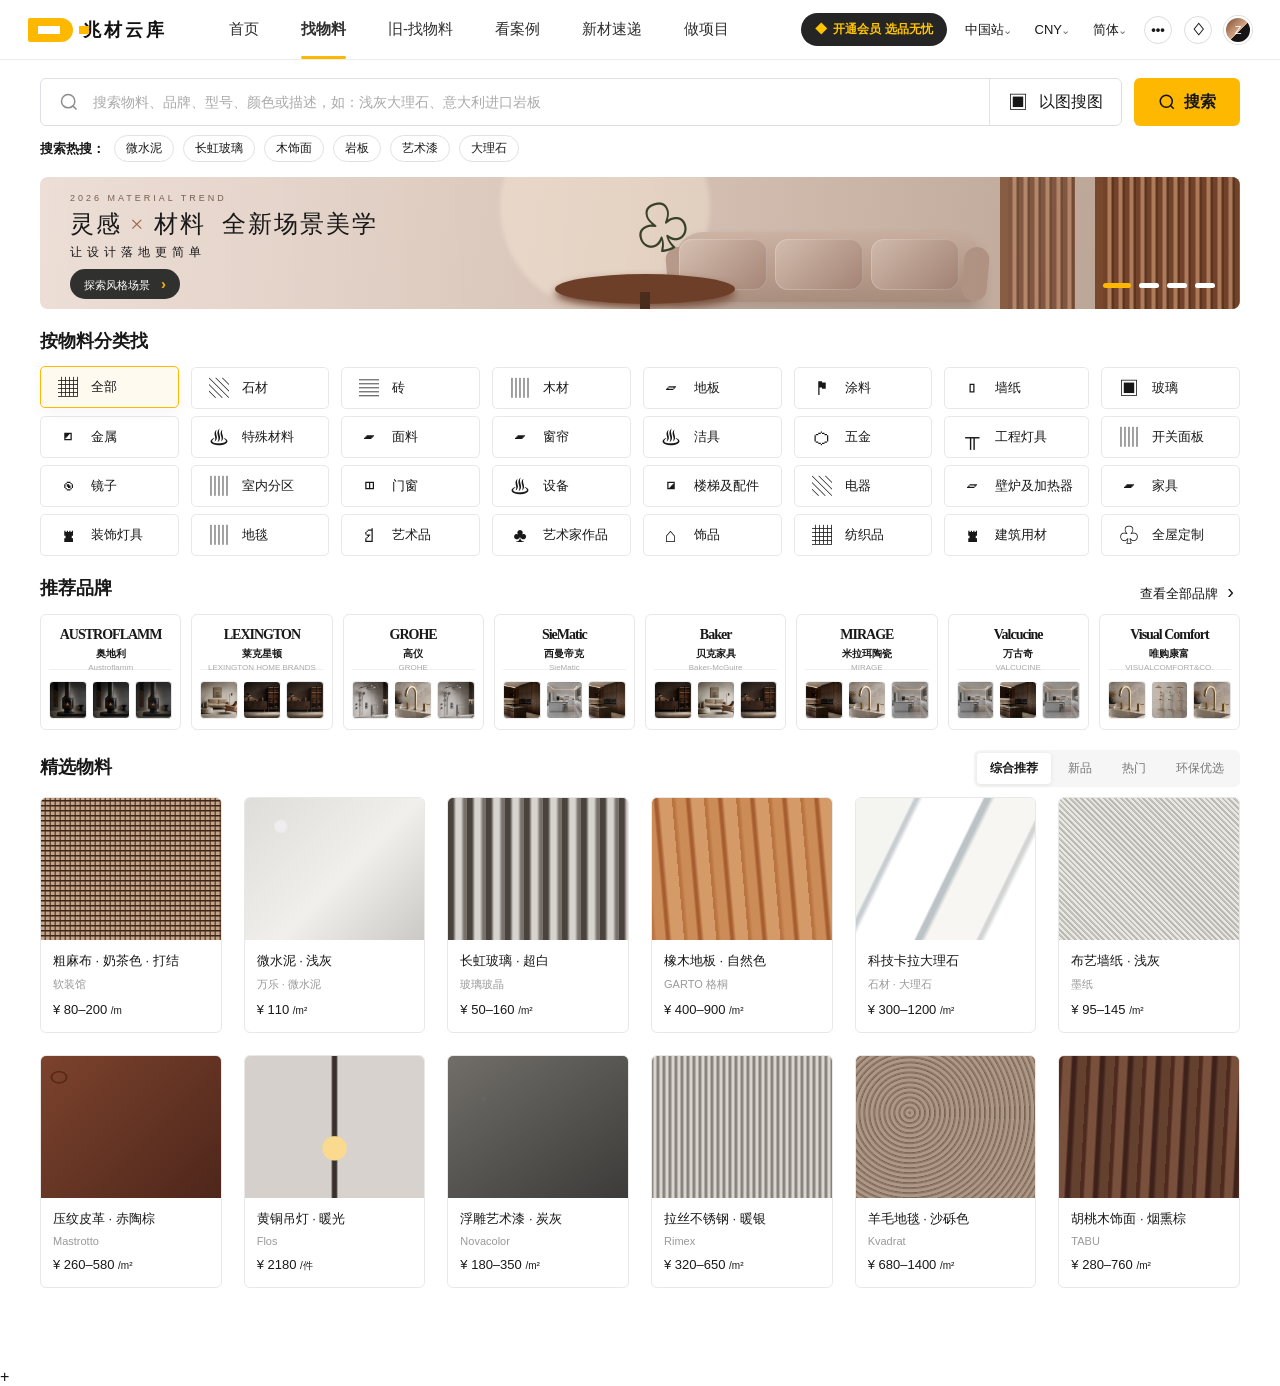
<file: index.html>
<!doctype html>
<html lang="zh-CN">
<head>
  <meta charset="UTF-8" />
  <meta name="viewport" content="width=device-width, initial-scale=1.0" />
  <meta name="description" content="兆材云库找物料首页演示" />
  <title>找物料 - 兆材云库</title>
  <link rel="stylesheet" href="styles.css?v=20260814" />
</head>
<body>
  <header class="site-header">
    <div class="nav-shell">
      <a class="brand" href="#" aria-label="兆材云库首页">
        <span class="brand-mark"><i></i><b></b></span>
        <span>兆材云库</span>
      </a>
      <nav class="main-nav" aria-label="主导航">
        <a href="#">首页</a>
        <a class="active" href="#materials">找物料</a>
        <a href="https://www.idea-fusion.com/material" target="_blank" rel="noopener noreferrer">旧-找物料</a>
        <a href="#cases">看案例</a>
        <a href="#selection">新材速递</a>
        <a href="#projects">做项目</a>
      </nav>
      <div class="nav-actions">
        <button class="member-btn"><span>◆</span> 开通会员 选品无忧</button>
        <button class="plain-btn">中国站⌄</button>
        <button class="plain-btn">CNY⌄</button>
        <button class="plain-btn">简体⌄</button>
        <button class="icon-btn" aria-label="消息">•••</button>
        <button class="icon-btn bell" aria-label="通知">♢</button>
        <div class="avatar" aria-label="个人中心">Z</div>
      </div>
    </div>
  </header>

  <main>
    <section class="search-section" id="materials">
      <div class="search-row">
        <div class="search-box">
          <svg viewBox="0 0 24 24" aria-hidden="true"><path d="m21 21-4.35-4.35m2.35-5.65a8 8 0 1 1-16 0 8 8 0 0 1 16 0Z"/></svg>
          <input id="searchInput" type="search" placeholder="搜索物料、品牌、型号、颜色或描述，如：浅灰大理石、意大利进口岩板" />
          <button class="image-search" title="上传图片搜索"><span>▣</span> 以图搜图</button>
        </div>
        <button class="search-btn" id="searchBtn">
          <svg viewBox="0 0 24 24" aria-hidden="true"><path d="m21 21-4.35-4.35m2.35-5.65a8 8 0 1 1-16 0 8 8 0 0 1 16 0Z"/></svg>
          搜索
        </button>
      </div>
      <div class="search-dropdown" id="searchDropdown" aria-hidden="true">
        <div class="dropdown-head">
          <div>
            <h2>用图片找物料</h2>
            <p>上传图片，快速查找同款或相似材料</p>
          </div>
          <button class="dropdown-close" id="dropdownClose" aria-label="关闭">×</button>
        </div>
        <div class="image-search-layout">
          <label class="drop-zone" id="dropZone" for="imageFile">
            <input id="imageFile" type="file" accept="image/*" hidden />
            <div class="upload-icon">↑</div>
            <strong>选择图片或将图片拖到此处</strong>
            <span>也可以直接按 Ctrl + V 粘贴剪贴板图片</span>
          </label>
        </div>
        <div class="url-search-row">
          <span>或</span>
          <div><input id="imageUrl" type="url" placeholder="粘贴图片地址，如 https://example.com/material.jpg" /><button id="urlSearchBtn">搜索</button></div>
        </div>
        <div class="history-section">
          <div class="history-head"><h3>搜索历史</h3><button id="clearHistory">清空</button></div>
          <div class="history-list" id="historyList"></div>
        </div>
      </div>
      <div class="hot-search">
        <strong>搜索热搜：</strong>
        <button>微水泥</button><button>长虹玻璃</button><button>木饰面</button><button>岩板</button><button>艺术漆</button><button>大理石</button>
      </div>
    </section>

    <section class="hero hero-theme-0" id="hero" aria-label="主题推广" tabindex="0">
      <div class="hero-copy">
        <p class="eyebrow" id="heroEyebrow">2026 MATERIAL TREND</p>
        <h2 id="heroTitle">灵感 <span>×</span> 材料&nbsp; 全新场景美学</h2>
        <p id="heroSubtitle">让设计落地更简单</p>
        <a id="heroButton" href="trend.html">探索风格场景 <b>›</b></a>
      </div>
      <div class="hero-room" aria-hidden="true">
        <div class="sun"></div><div class="panel p1"></div><div class="panel p2"></div>
        <div class="sofa"><i></i><i></i><i></i></div>
        <div class="table"><i></i></div><div class="vase">♧</div>
      </div>
      <div class="hero-dots" id="heroDots"><button class="active" aria-label="第 1 张"></button><button aria-label="第 2 张"></button><button aria-label="第 3 张"></button><button aria-label="第 4 张"></button></div>
    </section>

    <section class="content-section category-section">
      <div class="section-heading">
        <div><h2>按物料分类找</h2></div>
      </div>
      <div class="category-grid" id="categoryGrid"></div>
    </section>

    <section class="content-section brand-section" id="cases">
      <div class="section-heading">
        <div><h2>推荐品牌</h2></div>
        <button class="text-link">查看全部品牌 <span>›</span></button>
      </div>
      <div class="brand-grid" id="brandGrid"></div>
    </section>

    <section class="content-section selection-section" id="selection">
      <div class="section-heading filter-heading">
        <div><h2>精选物料</h2></div>
        <div class="filters" id="filters">
          <button class="active" data-filter="all">综合推荐</button>
          <button data-filter="new">新品</button>
          <button data-filter="popular">热门</button>
          <button data-filter="eco">环保优选</button>
        </div>
      </div>
      <div class="material-grid" id="materialGrid"></div>
    </section>
  </main>

  <div class="toast" id="toast" role="status"></div>
  <button class="back-top" id="backTop" aria-label="返回顶部">↑</button>
  <script src="script.js"></script>
+<style id="codex-demo-upload-style">
  #codex-demo-upload-button {
    position: absolute;
    left: 50%;
    top: 18px;
    transform: translateX(-50%);
    z-index: 20;
    height: 34px;
    padding: 0 22px;
    border: 1px solid #ffb800;
    border-radius: 5px;
    background: #ffb800;
    color: #171717;
    font-size: 14px;
    font-weight: 600;
    line-height: 32px;
    cursor: pointer;
    white-space: nowrap;
    box-shadow: 0 2px 8px rgba(255, 184, 0, 0.2);
  }
  #codex-demo-upload-button:hover {
    background: #ffc62e;
    border-color: #ffc62e;
  }
  #codex-demo-upload-button:disabled {
    cursor: wait;
    opacity: 0.72;
  }
</style>
<script id="codex-demo-upload-script">
(function () {
  var DEMO_IMAGE_DATA_URL = "[data-uri]";
  var BUTTON_ID = "codex-demo-upload-button";

  function dataUrlToFile(dataUrl) {
    var parts = dataUrl.split(",");
    var mime = "image/jpeg";
    var binary = atob(parts[1]);
    var bytes = new Uint8Array(binary.length);
    for (var i = 0; i < binary.length; i += 1) bytes[i] = binary.charCodeAt(i);
    return new File([bytes], "demo-room-search.jpg", { type: mime });
  }

  function findUploadInput(scope) {
    var inputs = Array.prototype.slice.call(
      (scope || document).querySelectorAll('input[type="file"]')
    );
    if (!inputs.length && scope !== document) {
      inputs = Array.prototype.slice.call(document.querySelectorAll('input[type="file"]'));
    }
    return inputs.find(function (input) {
      return !input.disabled && (!input.accept || input.accept.indexOf("image") !== -1);
    }) || inputs[0];
  }

  function triggerDemoUpload(button, scope) {
    var input = findUploadInput(scope);
    if (!input) {
      window.alert("未找到图片上传控件，请先保持“用图片找物料”窗口打开。");
      return;
    }

    button.disabled = true;
    button.textContent = "正在模拟上传…";

    try {
      var imageDataUrl = DEMO_IMAGE_DATA_URL.replace(
        /^data:[^;]+;/,
        "data:image/jpeg;"
      );
      sessionStorage.setItem("materialSearchImage", imageDataUrl);
      sessionStorage.setItem("materialSearchName", "demo-room-search.jpg");
      window.location.href = "image-search.html?source=upload";
    } catch (error) {
      console.error("模拟上传图片失败：", error);
      window.alert("模拟上传失败，请刷新页面后重试。");
    } finally {
      window.setTimeout(function () {
        button.disabled = false;
        button.textContent = "模拟上传图片";
      }, 1200);
    }
  }

  function findTitle() {
    var candidates = document.querySelectorAll("h1,h2,h3,h4,strong,b,div,span,p");
    for (var i = 0; i < candidates.length; i += 1) {
      if ((candidates[i].textContent || "").trim() === "用图片找物料") {
        return candidates[i];
      }
    }
    return null;
  }

  function installButton() {
    if (document.getElementById(BUTTON_ID)) return;

    var title = findTitle();
    if (!title) return;

    var panel = title.closest('#searchDropdown,.search-dropdown,[role="dialog"],.modal,.dialog,[class*="modal"],[class*="dialog"]');
    var header = panel || title.closest(".dropdown-head") || title.parentElement;
    if (!header) return;

    if (window.getComputedStyle(header).position === "static") {
      header.style.position = "relative";
    }

    var button = document.createElement("button");
    button.id = BUTTON_ID;
    button.type = "button";
    button.textContent = "模拟上传图片";
    button.addEventListener("click", function () {
      triggerDemoUpload(button, panel || document);
    });
    header.appendChild(button);
  }

  installButton();
  new MutationObserver(installButton).observe(document.documentElement, {
    childList: true,
    subtree: true
  });
})();
</script>
</body>
</html>
</file>
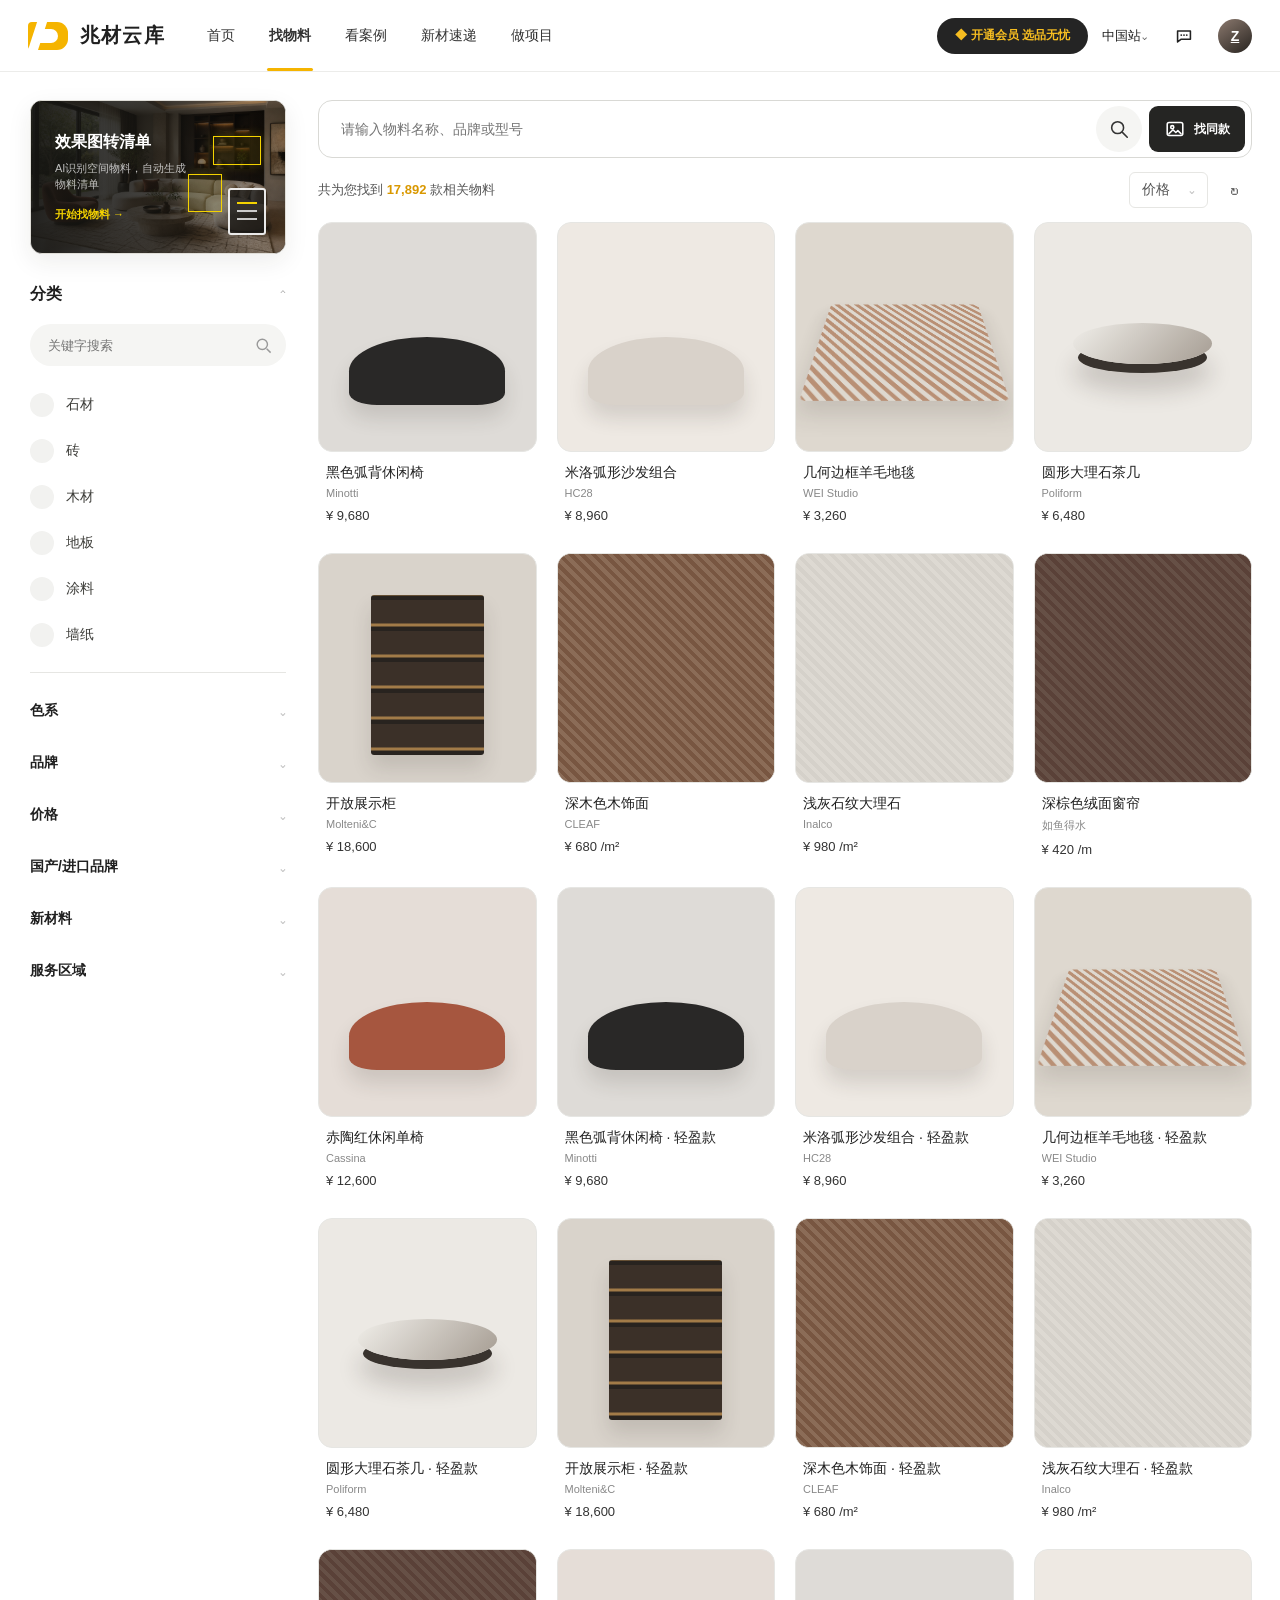
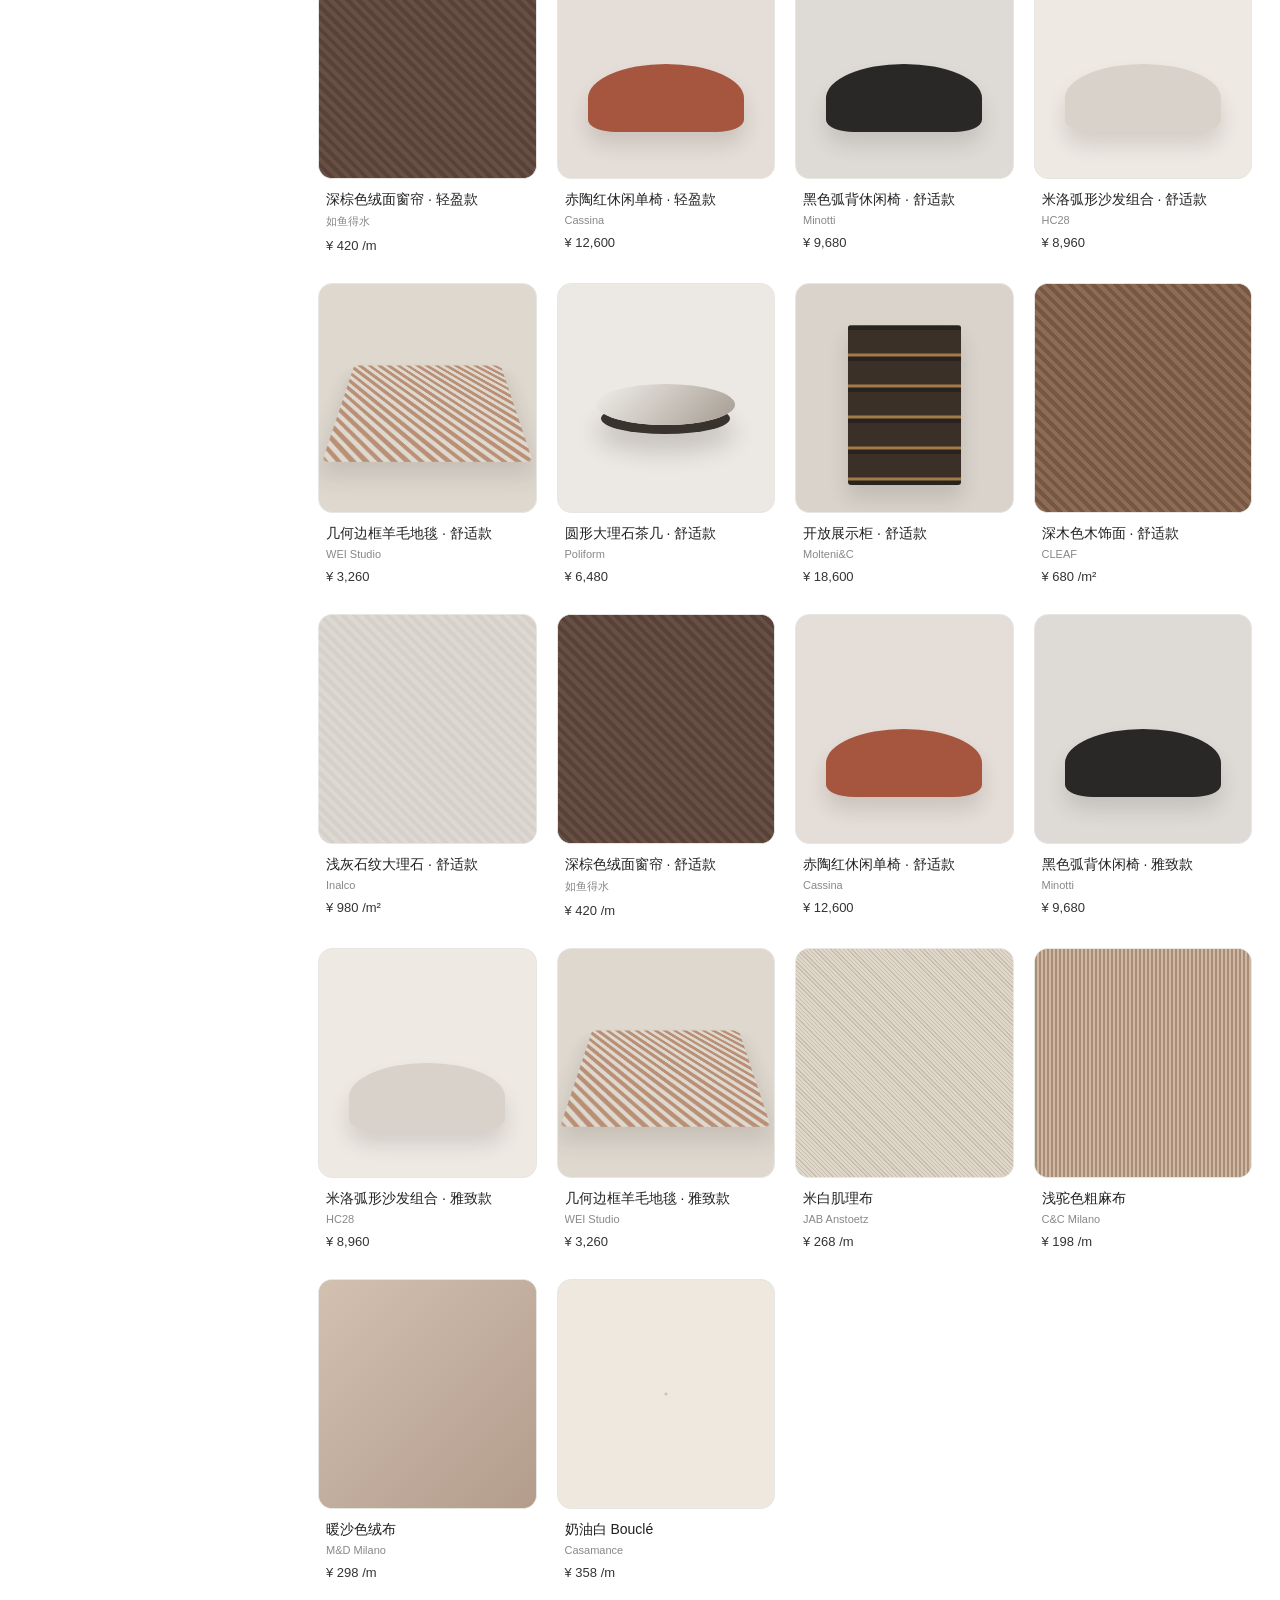
<file: image-material-search-v2/index.html>
<!doctype html>
<html lang="zh-CN">
<head>
  <meta charset="UTF-8" />
  <meta name="viewport" content="width=device-width, initial-scale=1.0" />
  <meta name="description" content="兆材云库单品图找物料与空间图找物料交互 Demo" />
  <title>图片找物料 - 兆材云库 Demo</title>
  <link rel="stylesheet" href="styles.css?v=20260826-3" />
  <link rel="stylesheet" href="export-feedback.css?v=20260826-2" />
  <link rel="stylesheet" href="notifications.css?v=20260903-1" />
</head>
<body>
  <header class="site-header">
    <div class="header-inner">
      <button class="brand" id="brandHome" aria-label="返回找物料 Demo 首页">
        <span class="brand-mark" aria-hidden="true"><i></i></span>
        <strong>兆材云库</strong>
      </button>
      <nav class="main-nav" aria-label="主导航">
        <a href="#">首页</a>
        <a class="active" href="#" aria-current="page">找物料</a>
        <a href="#">看案例</a>
        <a href="#">新材速递</a>
        <a href="#">做项目</a>
      </nav>
      <div class="header-actions">
        <button class="member-button"><span aria-hidden="true">◆</span> 开通会员 选品无忧</button>
        <button class="text-action">中国站⌄</button>
        <button class="text-action">CNY⌄</button>
        <div class="notification-anchor">
          <button class="icon-button notification-trigger" id="notificationTrigger" type="button" aria-label="消息通知" aria-haspopup="dialog" aria-expanded="false" aria-controls="notificationPanel">
            <svg viewBox="0 0 24 24" aria-hidden="true"><path d="M5 6.5h14v9H9l-4 3v-12Z"/><circle cx="9" cy="11" r="1"/><circle cx="12" cy="11" r="1"/><circle cx="15" cy="11" r="1"/></svg>
            <span class="notification-badge" id="notificationBadge" hidden></span>
          </button>
          <section class="notification-panel" id="notificationPanel" role="dialog" aria-modal="false" aria-labelledby="notificationTitle" tabindex="-1" hidden>
            <header>
              <strong id="notificationTitle">通知</strong>
              <button class="notification-clear-read" id="markAllNotificationsRead" type="button" disabled>一键已读</button>
            </header>
            <div class="notification-list" id="notificationList" aria-live="polite"></div>
            <nav class="notification-history-links" aria-label="通知历史入口">
              <span>查看历史</span>
              <div>
                <a href="message-center.html" target="_blank" rel="noopener">消息中心</a>
                <i aria-hidden="true"></i>
                <a href="download-center.html" target="_blank" rel="noopener">下载中心</a>
              </div>
            </nav>
            <footer class="notification-demo-controls">
              <label for="notificationDemoState"><span>通知演示</span><select id="notificationDemoState"><option value="actual">跟随实际状态</option><option value="empty">无未读通知</option><option value="generating">生成中（无通知）</option><option value="mixed">多条未读</option><option value="success">生成成功</option><option value="failed">生成失败</option><option value="read">全部已读（空状态）</option></select></label>
            </footer>
          </section>
        </div>
        <a class="avatar" href="download-center.html" aria-label="进入个人中心下载中心">Z</a>
      </div>
    </div>
  </header>

  <main>
    <section class="landing-view" id="landingView" aria-labelledby="landingTitle">
      <div class="materials-shell">
        <aside class="material-sidebar" aria-label="物料分类筛选">
          <button class="materials-list-entry" id="materialsListEntry" type="button" aria-label="进入效果图转清单">
            <span class="materials-list-entry-image" aria-hidden="true">
              <i class="entry-detect-box entry-detect-box-a"></i>
              <i class="entry-detect-box entry-detect-box-b"></i>
              <i class="entry-list-sheet"></i>
            </span>
            <span class="materials-list-entry-copy">
              <strong>效果图转清单</strong>
              <small>AI识别空间物料，自动生成物料清单</small>
              <b>开始找物料 <span aria-hidden="true">→</span></b>
            </span>
          </button>
          <div class="sidebar-title"><h1 id="landingTitle">分类</h1><span aria-hidden="true">⌃</span></div>
          <label class="sidebar-search">
            <span class="sr-only">搜索分类</span>
            <input type="search" placeholder="关键字搜索" autocomplete="off" />
            <svg viewBox="0 0 24 24" aria-hidden="true"><circle cx="10.5" cy="10.5" r="6.5"/><path d="m16 16 5 5"/></svg>
          </label>
          <ul class="category-menu" aria-label="一级分类">
            <li><i></i><span>石材</span></li><li><i></i><span>砖</span></li><li><i></i><span>木材</span></li>
            <li><i></i><span>地板</span></li><li><i></i><span>涂料</span></li><li><i></i><span>墙纸</span></li>
          </ul>
          <div class="sidebar-groups" aria-label="更多筛选">
            <div><strong>色系</strong><span>⌄</span></div><div><strong>品牌</strong><span>⌄</span></div>
            <div><strong>价格</strong><span>⌄</span></div><div><strong>国产/进口品牌</strong><span>⌄</span></div>
            <div><strong>新材料</strong><span>⌄</span></div><div><strong>服务区域</strong><span>⌄</span></div>
          </div>
        </aside>

        <div class="material-catalog">
          <form class="keyword-search" id="keywordForm">
            <label class="sr-only" for="keywordInput">搜索物料</label>
            <input id="keywordInput" type="search" placeholder="请输入物料名称、品牌或型号" autocomplete="off" />
            <button class="keyword-submit" type="submit" aria-label="搜索">
              <svg viewBox="0 0 24 24" aria-hidden="true"><circle cx="10.5" cy="10.5" r="6.5"/><path d="m16 16 5 5"/></svg>
            </button>
            <button class="image-search-trigger" id="bannerUpload" type="button" aria-label="进入找同款">
              <svg viewBox="0 0 24 24" aria-hidden="true"><rect x="3.5" y="5" width="17" height="14" rx="2"/><circle cx="9" cy="10" r="1.7"/><path d="m5.5 17 4.3-4.2 3.1 3 2.2-2 3.4 3.2"/></svg>
              <span>找同款</span>
            </button>
          </form>

          <div class="catalog-toolbar">
            <p>共为您找到 <strong>17,892</strong> 款相关物料</p>
            <div aria-label="物料列表操作"><button type="button">价格 <span>⌄</span></button><button type="button" class="refresh-button" aria-label="刷新物料">↻</button></div>
          </div>
          <div class="landing-grid" id="landingGrid" aria-label="物料列表"></div>
        </div>
      </div>
    </section>

    <section class="search-view" id="searchView" aria-label="图片找物料结果" hidden>
      <div class="search-shell">
        <div class="workspace">
          <section class="image-column" aria-label="上传图片工作区">
            <div class="upload-row">
              <button class="back-button" id="backButton" aria-label="返回找物料入口">
                <svg viewBox="0 0 24 24" aria-hidden="true"><path d="m15 5-7 7 7 7"/></svg>
              </button>
              <div class="file-chip" id="fileChip">
                <label class="sr-only" for="imageSourceInput">待添加图片或图片链接</label>
                <input id="imageSourceInput" type="text" placeholder="请输入图片链接" autocomplete="off" spellcheck="false" />
                <button class="clear-file" id="clearFile" type="button" aria-label="清除待添加图片" hidden>×</button>
              </div>
              <button class="search-button" id="searchButton" type="button">搜索</button>
            </div>
            <div class="image-source-strip" id="imageSourceStrip" aria-label="物料清单图片集" hidden></div>
            <div class="image-stage" id="imageStage" tabindex="0" aria-label="已上传图片，可拖拽框选局部重新搜索">
              <div class="image-canvas" id="imageCanvas">
                <img id="sourceImage" src="assets/room-v2.png" alt="已上传的客厅室内效果图" draggable="false" />
                <div class="recognition-highlight" id="recognitionHighlight" aria-hidden="true"></div>
                <div class="manual-selection" id="manualSelection" aria-hidden="true"></div>
                <div class="ai-extraction-highlight" id="aiExtractionHighlight" aria-hidden="true"><i></i></div>
              </div>
              <div class="canvas-ai-menu" id="canvasAiMenu" hidden>
                <button class="canvas-ai-trigger" type="button" aria-label="AI提取选项">AI</button>
                <div class="canvas-ai-actions">
                  <button type="button" data-ai-type="furniture">AI家具提取</button>
                  <button type="button" data-ai-type="material">AI材质提取</button>
                </div>
              </div>
              <div class="zoom-controls" id="zoomControls" aria-label="图片缩放" hidden>
                <button type="button" id="zoomOut" aria-label="缩小图片">−</button>
                <button type="button" id="zoomReset" aria-label="恢复默认缩放">100%</button>
                <button type="button" id="zoomIn" aria-label="放大图片">＋</button>
              </div>
              <button class="empty-upload" id="emptyUpload" type="button" hidden>
                <svg viewBox="0 0 24 24" aria-hidden="true"><path d="M12 16V5M8 9l4-4 4 4"/><path d="M5 13v6h14v-6"/></svg>
                <strong id="emptyUploadTitle">上传单品图片</strong>
                <span id="emptyUploadHint">点击选择，或将单品图片拖拽到这里</span>
              </button>
            </div>
            <form class="empty-link-entry" id="uploadLinkForm" hidden>
              <label class="sr-only" id="uploadLinkLabel" for="uploadLinkInput">单品图片链接</label>
              <input id="uploadLinkInput" type="text" inputmode="url" placeholder="粘贴单品图片链接" autocomplete="off" spellcheck="false" />
              <button id="uploadLinkSubmit" type="submit">查找相似物料</button>
            </form>
            <section class="ai-results-panel" id="aiResultsPanel" aria-labelledby="aiResultsTitle" hidden>
              <header><strong id="aiResultsTitle">AI提取结果</strong><span id="aiResultsCount">0</span></header>
              <div class="ai-results-list" id="aiResultsList"></div>
            </section>
          </section>

          <section class="results-column" aria-label="搜索结果">
            <section class="upload-guide" id="uploadGuide" aria-labelledby="uploadGuideTitle" hidden>
              <span class="guide-kicker" id="uploadGuideKicker">单品图找物料</span>
              <h2 id="uploadGuideTitle">一张图片，找到同款与相似物料</h2>
              <p id="uploadGuideDescription">适用于家具、灯具、饰品、材料等单品图片。</p>
              <ol class="guide-steps" id="uploadGuideSteps"></ol>
              <p class="guide-result-note">上传后，搜索结果将在这里展示</p>
            </section>
            <div class="result-purpose-switch" id="resultPurposeSwitch" role="group" aria-label="图片搜索用途">
              <span>当前用途</span>
              <div>
                <button id="purposeMaterials" type="button">效果图转清单</button>
                <button id="purposeSimilar" type="button">找同款</button>
              </div>
            </div>
            <div class="object-meta-row">
              <div class="recognition-summary" aria-live="polite">
                <strong id="recognitionCount">已识别 0 个物体</strong>
                <span id="recognitionMessage">可选择物体查看相似物料</span>
              </div>
              <label class="demo-state-switcher" for="demoStateSelect">
                <span>演示状态</span>
                <select id="demoStateSelect">
                  <option value="recognized">正常展示</option>
                  <option value="empty">未识别到物体</option>
                  <option value="overflow">识别内容较多</option>
                </select>
              </label>
            </div>
            <div class="object-header">
              <div class="object-rail">
                <div class="object-scroller" id="objectScroller" role="tablist" aria-label="识别对象"></div>
                <div class="object-guide" id="objectGuide" role="status" hidden>
                  <span>选择识别物体，快速查找对应物料</span>
                  <button id="objectGuideClose" type="button" aria-label="关闭识别物体指引">×</button>
                </div>
              </div>
              <div class="object-actions">
                <button class="selected-entry" id="selectedEntry" type="button" aria-haspopup="dialog" aria-controls="selectedDrawer">
                  <svg viewBox="0 0 24 24" aria-hidden="true"><path d="M5 5h14v15H5z"/><path d="M8 3h8v4H8zM8 11h8M8 15h5"/></svg>
            物料清单 <strong id="selectedTotal">0</strong>
                </button>
              </div>
            </div>

            <div class="mode-row" id="modeRow" hidden>
              <div class="mode-tabs" role="tablist" aria-label="搜索模式">
                <button class="active" id="similarMode" type="button" role="tab" aria-selected="true">找相似物料</button>
                <button id="otherMode" type="button" role="tab" aria-selected="false">找其他物料</button>
              </div>
              <form class="other-material-search" id="otherMaterialSearch" role="search" hidden>
                <label class="sr-only" for="otherMaterialInput">搜索其他物料</label>
                <input id="otherMaterialInput" type="search" placeholder="请输入内容" autocomplete="off" />
                <button id="otherMaterialSubmit" type="submit">搜索</button>
              </form>
            </div>

            <div class="filter-row" id="filterRow">
              <button class="filter-button" id="categoryFilter" type="button" aria-expanded="false"><span>分类</span><strong id="categoryValue">全部分类</strong><i></i></button>
              <button class="filter-button" id="brandFilter" type="button" aria-expanded="false"><span>品牌</span><strong id="brandValue">全部品牌</strong><i></i></button>
              <button class="filter-button" id="colorFilter" type="button" aria-expanded="false"><span>色系</span><strong id="colorValue">全部色系</strong><i></i></button>
              <button class="filter-button" id="priceFilter" type="button" aria-expanded="false"><span>价格</span><strong id="priceValue">不限价格</strong><i></i></button>
            </div>

            <div class="active-filters" id="activeFilters" aria-live="polite"></div>
            <div class="filter-popover" id="filterPopover" hidden></div>

            <div class="results-status" id="resultsStatus" role="status" aria-live="polite"></div>
            <div class="product-grid" id="productGrid"></div>
          </section>
        </div>
      </div>
    </section>
  </main>

  <input id="imageFile" type="file" accept="image/*" hidden />

  <div class="drawer-backdrop" id="drawerBackdrop" hidden></div>
  <aside class="selected-drawer" id="selectedDrawer" role="dialog" aria-modal="true" aria-labelledby="drawerTitle" aria-hidden="true" inert hidden>
    <header class="drawer-header">
      <div><h2 id="drawerTitle">物料清单（<span id="drawerTotal">0</span>）</h2></div>
      <button class="drawer-close" id="drawerClose" type="button" aria-label="关闭物料清单">×</button>
    </header>
    <div class="drawer-content" id="drawerContent"></div>
    <footer class="drawer-footer">
      <label class="export-demo-control" for="exportStateDemo">
        <span>生成状态演示</span>
        <select id="exportStateDemo">
          <option value="actual">跟随实际状态</option>
          <option value="empty">无物料可生成</option>
          <option value="pending">待生成</option>
          <option value="generating">生成中</option>
          <option value="success">生成成功</option>
          <option value="failed">生成失败</option>
          <option value="modified">清单已修改</option>
        </select>
      </label>
      <div class="export-action-shell" id="exportActionShell">
        <span class="export-button-wrap is-empty" id="exportButtonWrap" title="请先选择至少一项物料">
          <button class="export-button" id="exportButton" type="button" aria-describedby="exportHint" disabled>
            <svg viewBox="0 0 24 24" aria-hidden="true"><path d="M6 3h9l3 3v15H6z"/><path d="M15 3v4h4M9 11h6M9 15h6"/></svg>
            <span>生成物料清单</span>
          </button>
        </span>
      </div>
      <p id="exportHint">请先选择至少一项物料，生成任务将在下载中心处理。</p>
    </footer>
  </aside>

  <div class="exit-modal-backdrop" id="exitModalBackdrop" hidden></div>
  <section class="exit-modal" id="exitModal" role="dialog" aria-modal="true" aria-labelledby="exitModalTitle" aria-describedby="exitModalDescription" aria-hidden="true" inert hidden>
    <h2 id="exitModalTitle">确认退出？</h2>
    <p id="exitModalDescription">退出后，本次已添加的物料和 AI 提取结果将不会保存。</p>
    <div>
      <button class="exit-cancel" id="exitCancel" type="button">取消</button>
      <button class="exit-confirm" id="exitConfirm" type="button">确认退出</button>
    </div>
  </section>

  <div class="toast" id="toast" role="status" aria-live="polite"></div>
  <script src="exceljs.min.js?v=4.4.0"></script>
  <script src="app.js?v=20260826-6"></script>
  <script src="export-materials.js?v=20260903-1"></script>
  <script src="notifications.js?v=20260903-1"></script>
  <script src="./result-pipeline.js?v=20260821-1"></script>
</body>
</html>
</file>
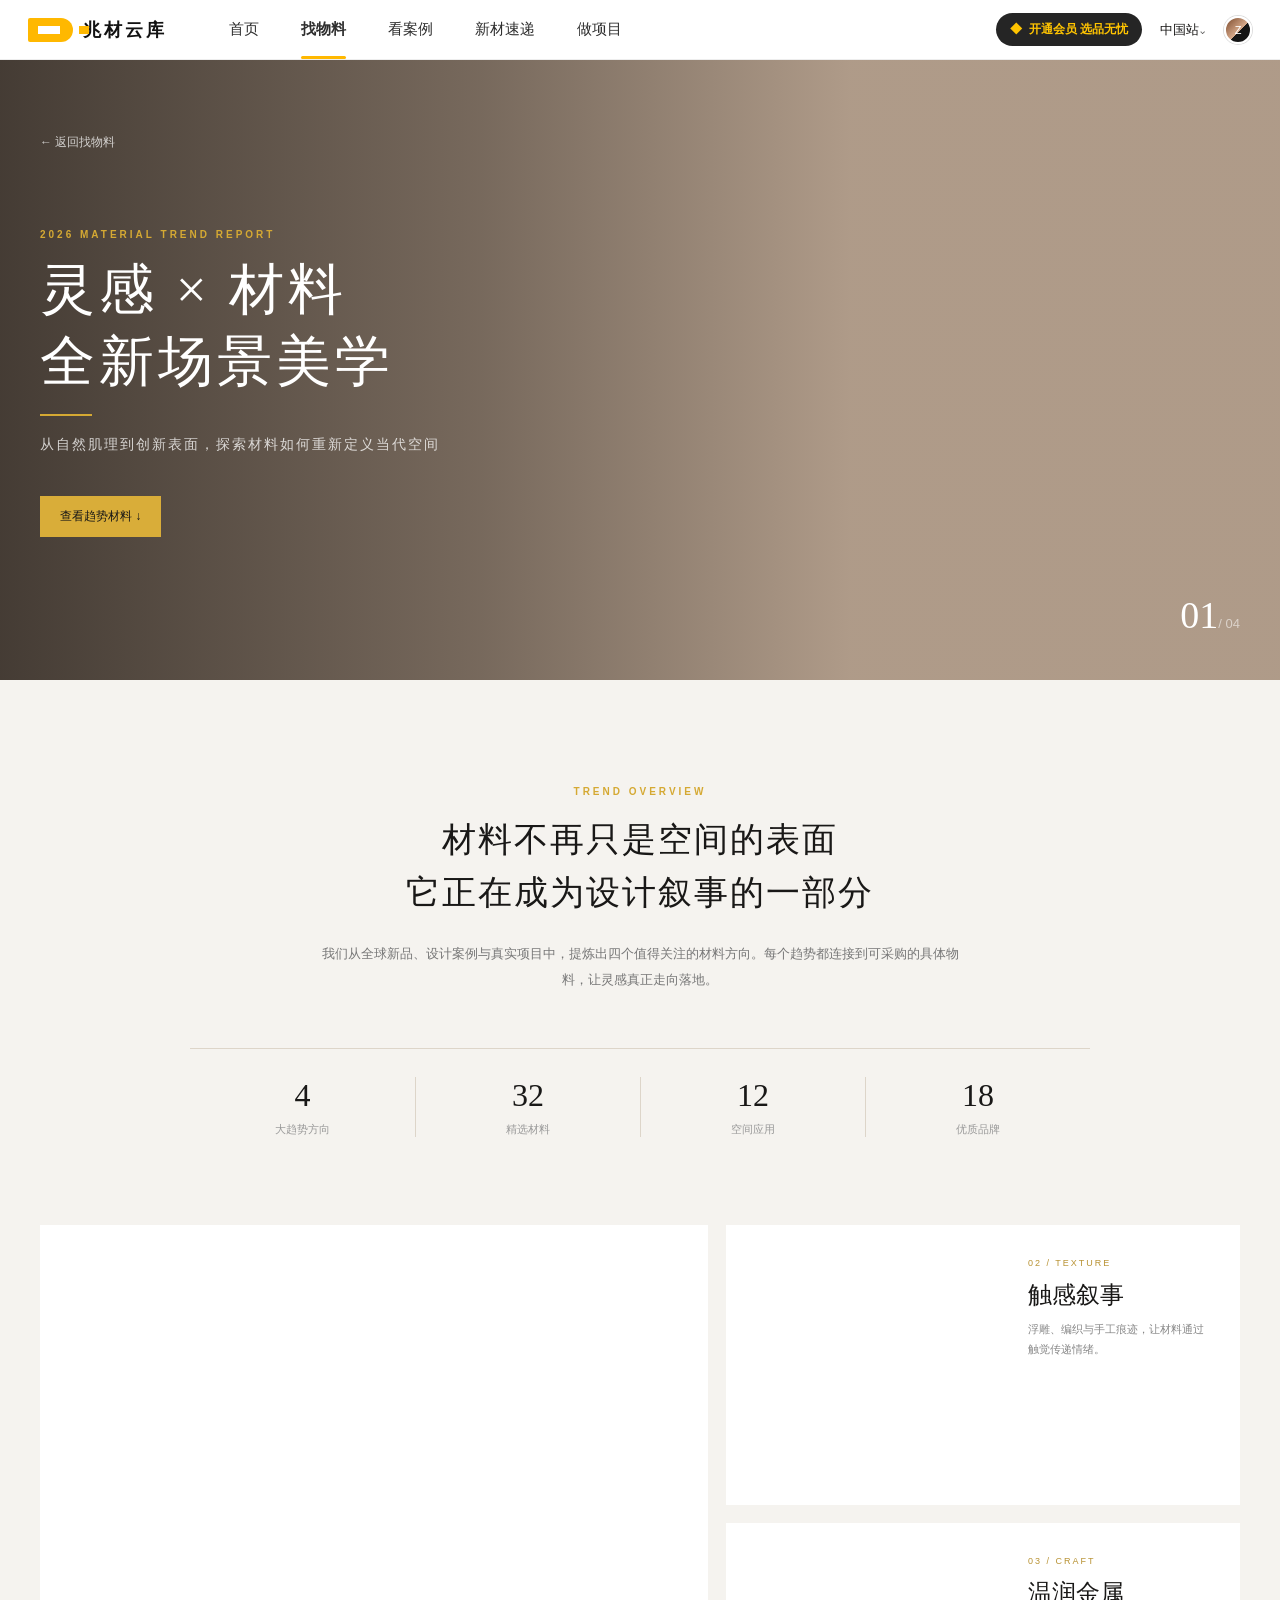
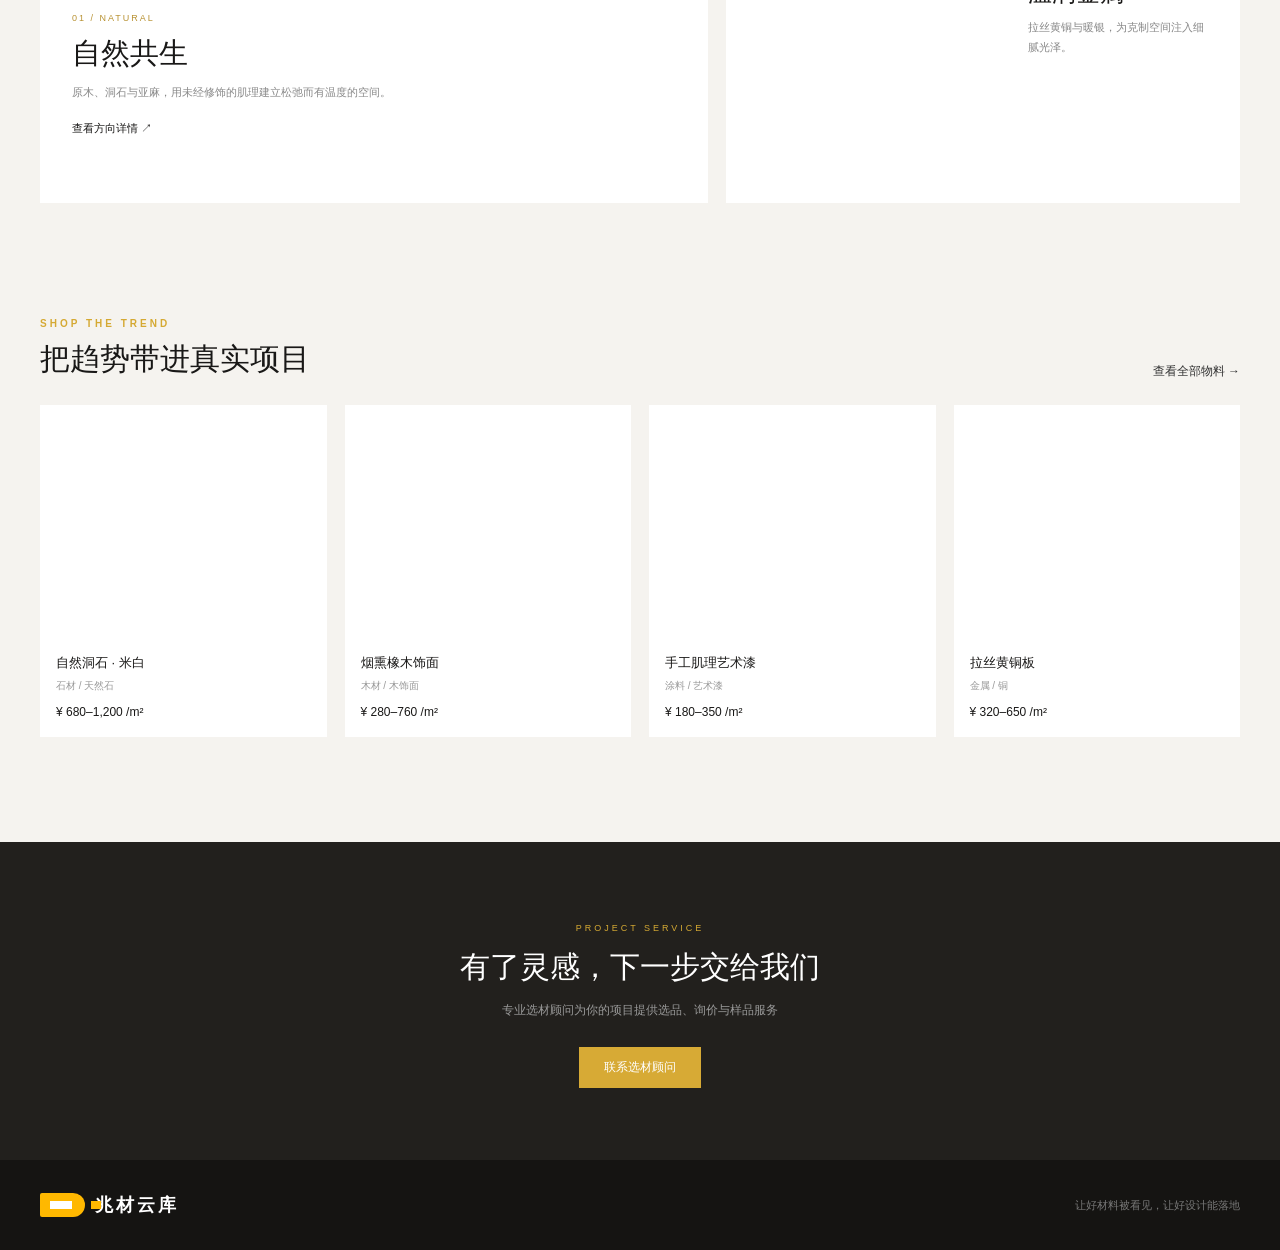
<file: trend.html>
<!doctype html>
<html lang="zh-CN">
<head>
  <meta charset="UTF-8" />
  <meta name="viewport" content="width=device-width, initial-scale=1.0" />
  <title>2026 材料趋势 - 兆材云库</title>
  <link rel="stylesheet" href="styles.css" />
  <link rel="stylesheet" href="trend.css" />
</head>
<body class="trend-page">
  <header class="site-header">
    <div class="nav-shell">
      <a class="brand" href="index.html"><span class="brand-mark"><i></i><b></b></span><span>兆材云库</span></a>
      <nav class="main-nav"><a href="index.html">首页</a><a class="active" href="index.html">找物料</a><a href="#spaces">看案例</a><a href="#materials">新材速递</a><a href="#contact">做项目</a></nav>
      <div class="nav-actions"><button class="member-btn"><span>◆</span> 开通会员 选品无忧</button><button class="plain-btn">中国站⌄</button><div class="avatar">Z</div></div>
    </div>
  </header>
  <main>
    <section class="trend-hero">
      <div class="trend-hero-bg"></div>
      <div class="trend-hero-copy">
        <a class="back-link" href="index.html">← 返回找物料</a>
        <p>2026 MATERIAL TREND REPORT</p>
        <h1>灵感 × 材料<br />全新场景美学</h1>
        <div class="title-line"></div>
        <span>从自然肌理到创新表面，探索材料如何重新定义当代空间</span>
        <a class="hero-cta" href="#materials">查看趋势材料 ↓</a>
      </div>
      <div class="trend-index"><strong>01</strong><span>/ 04</span></div>
    </section>

    <section class="trend-intro">
      <p class="section-kicker">TREND OVERVIEW</p>
      <h2>材料不再只是空间的表面<br />它正在成为设计叙事的一部分</h2>
      <p class="intro-text">我们从全球新品、设计案例与真实项目中，提炼出四个值得关注的材料方向。每个趋势都连接到可采购的具体物料，让灵感真正走向落地。</p>
      <div class="trend-stats"><div><strong>4</strong><span>大趋势方向</span></div><div><strong>32</strong><span>精选材料</span></div><div><strong>12</strong><span>空间应用</span></div><div><strong>18</strong><span>优质品牌</span></div></div>
    </section>

    <section class="directions" id="spaces">
      <article class="direction-card large"><div class="direction-image image-natural"></div><div class="direction-copy"><span>01 / NATURAL</span><h3>自然共生</h3><p>原木、洞石与亚麻，用未经修饰的肌理建立松弛而有温度的空间。</p><button>查看方向详情 ↗</button></div></article>
      <article class="direction-card"><div class="direction-image image-texture"></div><div class="direction-copy"><span>02 / TEXTURE</span><h3>触感叙事</h3><p>浮雕、编织与手工痕迹，让材料通过触觉传递情绪。</p></div></article>
      <article class="direction-card"><div class="direction-image image-metal"></div><div class="direction-copy"><span>03 / CRAFT</span><h3>温润金属</h3><p>拉丝黄铜与暖银，为克制空间注入细腻光泽。</p></div></article>
    </section>

    <section class="trend-materials" id="materials">
      <div class="trend-heading"><div><p class="section-kicker">SHOP THE TREND</p><h2>把趋势带进真实项目</h2></div><a href="index.html#selection">查看全部物料 →</a></div>
      <div class="trend-product-grid">
        <article><div class="tp-photo tp-1"></div><p>自然洞石 · 米白</p><span>石材 / 天然石</span><strong>¥ 680–1,200 /m²</strong></article>
        <article><div class="tp-photo tp-2"></div><p>烟熏橡木饰面</p><span>木材 / 木饰面</span><strong>¥ 280–760 /m²</strong></article>
        <article><div class="tp-photo tp-3"></div><p>手工肌理艺术漆</p><span>涂料 / 艺术漆</span><strong>¥ 180–350 /m²</strong></article>
        <article><div class="tp-photo tp-4"></div><p>拉丝黄铜板</p><span>金属 / 铜</span><strong>¥ 320–650 /m²</strong></article>
      </div>
    </section>

    <section class="project-cta" id="contact"><p>PROJECT SERVICE</p><h2>有了灵感，下一步交给我们</h2><span>专业选材顾问为你的项目提供选品、询价与样品服务</span><button>联系选材顾问</button></section>
  </main>
  <footer class="trend-footer"><a class="brand" href="index.html"><span class="brand-mark"><i></i><b></b></span><span>兆材云库</span></a><span>让好材料被看见，让好设计能落地</span></footer>
</body>
</html>
</file>
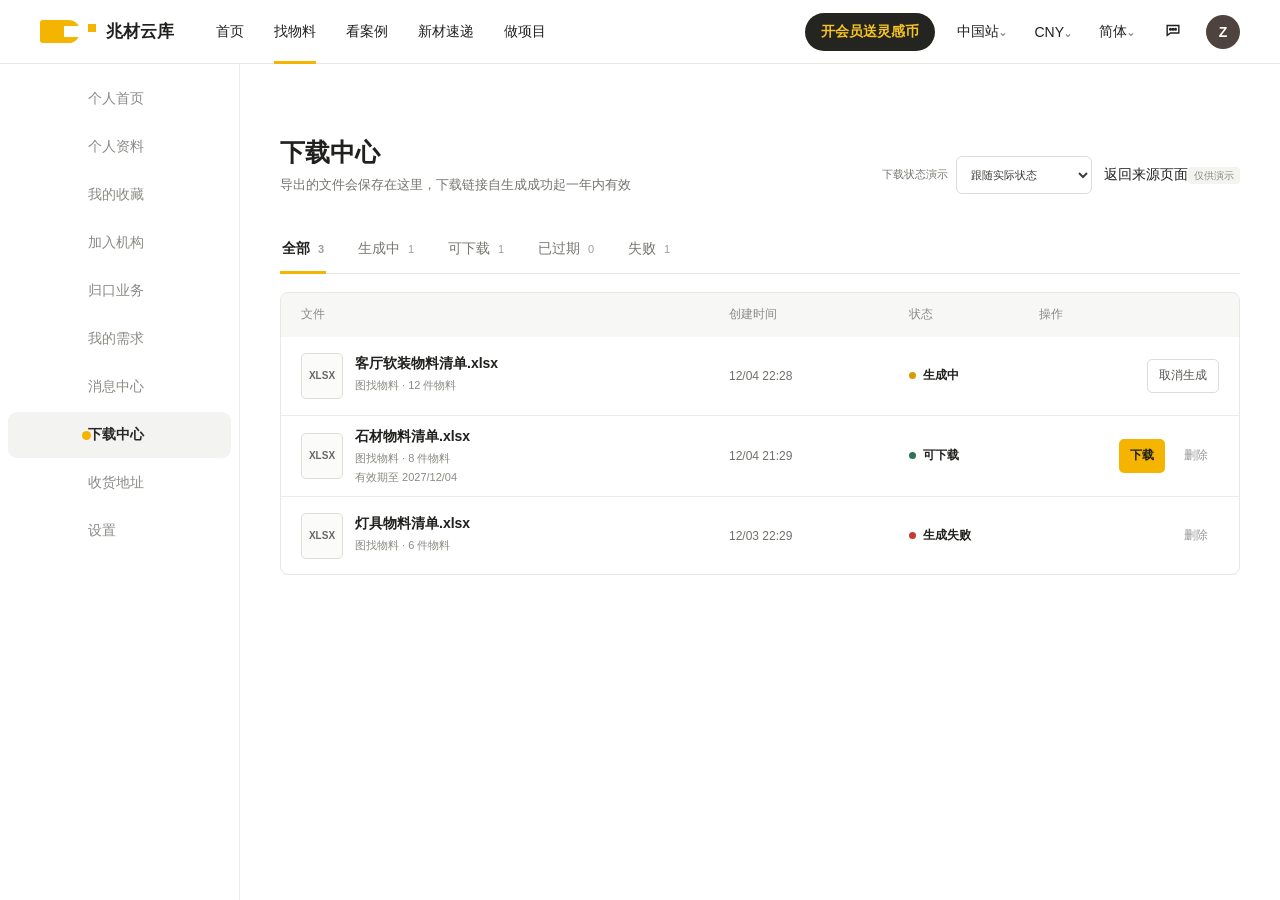
<file: image-material-search-v2/download-center.html>
<!doctype html>
<html lang="zh-CN">
<head>
  <meta charset="UTF-8" />
  <meta name="viewport" content="width=device-width, initial-scale=1" />
  <meta name="description" content="兆材云库物料清单下载中心演示" />
  <title>下载中心 - 兆材云库 Demo</title>
  <link rel="stylesheet" href="download-center.css?v=20260825-2" />
  <link rel="stylesheet" href="download-center-overrides.css?v=20260903-1" />
  <link rel="stylesheet" href="notifications.css?v=20260903-1" />
</head>
<body>
  <header class="account-header">
    <a class="account-brand" href="index.html" aria-label="返回找物料">
      <span class="brand-mark" aria-hidden="true"><i></i></span>
      <strong>兆材云库</strong>
    </a>
    <nav class="account-main-nav" aria-label="主导航">
      <a href="index.html">首页</a><a class="active" href="index.html">找物料</a><a href="#">看案例</a><a href="#">新材速递</a><a href="#">做项目</a>
    </nav>
    <div class="account-header-actions">
      <a class="member-link" href="#">开会员送灵感币</a>
      <button type="button">中国站⌄</button><button type="button">CNY⌄</button><button type="button">简体⌄</button>
      <div class="notification-anchor">
        <button class="header-icon notification-trigger" id="notificationTrigger" type="button" aria-label="通知" aria-haspopup="dialog" aria-expanded="false" aria-controls="notificationPanel">
          <svg viewBox="0 0 24 24" aria-hidden="true"><path d="M5 6.5h14v9H9l-4 3v-12Z"/><circle cx="9" cy="11" r="1"/><circle cx="12" cy="11" r="1"/><circle cx="15" cy="11" r="1"/></svg>
          <span class="notification-badge" id="notificationBadge" hidden></span>
        </button>
        <section class="notification-panel" id="notificationPanel" role="dialog" aria-modal="false" aria-labelledby="notificationTitle" tabindex="-1" hidden>
          <header><strong id="notificationTitle">通知</strong><button class="notification-clear-read" id="markAllNotificationsRead" type="button" disabled>一键已读</button></header>
          <div class="notification-list" id="notificationList" aria-live="polite"></div>
          <nav class="notification-history-links" aria-label="通知历史入口"><span>查看历史</span><div><a href="message-center.html" target="_blank" rel="noopener">消息中心</a><i aria-hidden="true"></i><a href="download-center.html" target="_blank" rel="noopener">下载中心</a></div></nav>
          <footer class="notification-demo-controls"><label for="notificationDemoState"><span>通知演示</span><select id="notificationDemoState"><option value="actual">跟随实际状态</option><option value="empty">无未读通知</option><option value="generating">生成中（无通知）</option><option value="mixed">多条未读</option><option value="success">生成成功</option><option value="failed">生成失败</option><option value="read">全部已读（空状态）</option></select></label></footer>
        </section>
      </div>
      <span class="account-avatar" aria-label="当前用户">Z</span>
    </div>
  </header>

  <div class="account-layout">
    <aside class="account-sidebar" aria-label="个人中心导航">
      <a href="#">个人首页</a>
      <a href="#">个人资料</a>
      <a href="#">我的收藏</a>
      <a href="#">加入机构</a>
      <a href="#">归口业务</a>
      <a href="#">我的需求</a>
      <a href="message-center.html">消息中心</a>
      <a class="active" href="download-center.html" aria-current="page">下载中心 <i id="downloadNavDot" hidden aria-label="有新文件"></i></a>
      <a href="#">收货地址</a>
      <a href="#">设置</a>
    </aside>

    <main class="download-main">
      <header class="download-heading">
        <div><h1>下载中心</h1><p>导出的文件会保存在这里，下载链接自生成成功起一年内有效</p></div>
        <div class="download-heading-actions">
          <label class="download-demo-control" for="downloadDemoState"><span>下载状态演示</span><select id="downloadDemoState"><option value="actual">跟随实际状态</option><option value="generating">生成中</option><option value="ready">可下载</option><option value="expired">已过期</option><option value="failed">生成失败</option><option value="empty">空状态</option></select></label>
          <a class="demo-return-link" href="index.html?demo=drawer"><span>返回来源页面</span><small>仅供演示</small></a>
        </div>
      </header>

      <nav class="download-tabs" id="downloadTabs" aria-label="下载任务筛选">
        <button class="active" type="button" data-status="all" aria-pressed="true">全部 <span>0</span></button>
        <button type="button" data-status="generating" aria-pressed="false">生成中 <span>0</span></button>
        <button type="button" data-status="ready" aria-pressed="false">可下载 <span>0</span></button>
        <button type="button" data-status="expired" aria-pressed="false">已过期 <span>0</span></button>
        <button type="button" data-status="failed" aria-pressed="false">失败 <span>0</span></button>
      </nav>

      <section class="download-list-shell" aria-live="polite">
        <div class="download-list-head" aria-hidden="true"><span>文件</span><span>创建时间</span><span>状态</span><span>操作</span></div>
        <div class="download-list" id="downloadList"></div>
      </section>
    </main>
  </div>

  <div class="confirm-backdrop" id="deleteConfirmBackdrop" hidden></div>
  <section class="confirm-dialog" id="deleteConfirmDialog" role="dialog" aria-modal="true" aria-labelledby="deleteConfirmTitle" aria-describedby="deleteConfirmDescription" hidden inert>
    <h2 id="deleteConfirmTitle">删除下载记录？</h2>
    <p id="deleteConfirmDescription">删除后，该物料清单将无法再次下载。</p>
    <div class="confirm-actions">
      <button class="confirm-cancel" id="deleteConfirmCancel" type="button">取消</button>
      <button class="confirm-delete" id="deleteConfirmSubmit" type="button">确认删除</button>
    </div>
  </section>

  <div class="download-toast" id="downloadToast" role="status" aria-live="polite"></div>
  <script src="exceljs.min.js?v=4.4.0"></script>
  <script src="notifications.js?v=20260903-1"></script>
  <script src="download-center.js?v=20260903-1"></script>
</body>
</html>
</file>
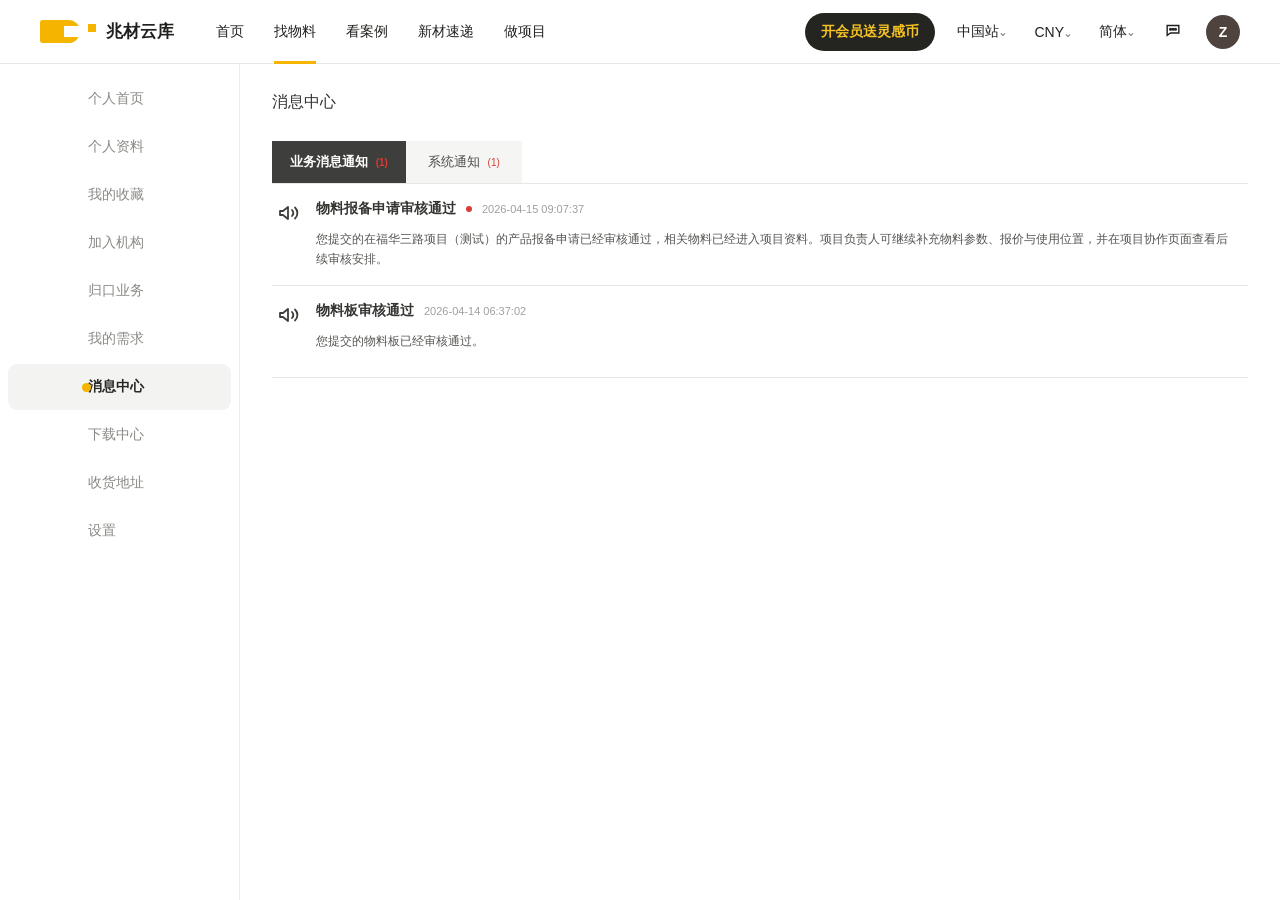
<file: image-material-search-v2/message-center.html>
<!doctype html>
<html lang="zh-CN">
<head>
  <meta charset="UTF-8" />
  <meta name="viewport" content="width=device-width, initial-scale=1" />
  <meta name="description" content="兆材云库消息中心演示" />
  <title>消息中心 - 兆材云库 Demo</title>
  <link rel="stylesheet" href="download-center.css?v=20260825-2" />
  <link rel="stylesheet" href="notifications.css?v=20260903-1" />
  <link rel="stylesheet" href="message-center.css?v=20260826-1" />
</head>
<body>
  <header class="account-header">
    <a class="account-brand" href="index.html" aria-label="返回找物料"><span class="brand-mark" aria-hidden="true"><i></i></span><strong>兆材云库</strong></a>
    <nav class="account-main-nav" aria-label="主导航"><a href="index.html">首页</a><a class="active" href="index.html">找物料</a><a href="#">看案例</a><a href="#">新材速递</a><a href="#">做项目</a></nav>
    <div class="account-header-actions">
      <a class="member-link" href="#">开会员送灵感币</a>
      <button type="button">中国站⌄</button><button type="button">CNY⌄</button><button type="button">简体⌄</button>
      <div class="notification-anchor">
        <button class="header-icon notification-trigger" id="notificationTrigger" type="button" aria-label="通知" aria-haspopup="dialog" aria-expanded="false" aria-controls="notificationPanel">
          <svg viewBox="0 0 24 24" aria-hidden="true"><path d="M5 6.5h14v9H9l-4 3v-12Z"/><circle cx="9" cy="11" r="1"/><circle cx="12" cy="11" r="1"/><circle cx="15" cy="11" r="1"/></svg><span class="notification-badge" id="notificationBadge" hidden></span>
        </button>
        <section class="notification-panel" id="notificationPanel" role="dialog" aria-modal="false" aria-labelledby="notificationTitle" tabindex="-1" hidden>
          <header><strong id="notificationTitle">通知</strong><button class="notification-clear-read" id="markAllNotificationsRead" type="button" disabled>一键已读</button></header>
          <div class="notification-list" id="notificationList" aria-live="polite"></div>
          <nav class="notification-history-links" aria-label="通知历史入口"><span>查看历史</span><div><a href="message-center.html" target="_blank" rel="noopener">消息中心</a><i aria-hidden="true"></i><a href="download-center.html" target="_blank" rel="noopener">下载中心</a></div></nav>
          <footer class="notification-demo-controls"><label for="notificationDemoState"><span>通知演示</span><select id="notificationDemoState"><option value="actual">跟随实际状态</option><option value="empty">无未读通知</option><option value="generating">生成中（无通知）</option><option value="mixed">多条未读</option><option value="success">生成成功</option><option value="failed">生成失败</option><option value="read">全部已读（空状态）</option></select></label></footer>
        </section>
      </div>
      <span class="account-avatar" aria-label="当前用户">Z</span>
    </div>
  </header>

  <div class="account-layout">
    <aside class="account-sidebar" aria-label="个人中心导航">
      <a href="#">个人首页</a><a href="#">个人资料</a><a href="#">我的收藏</a><a href="#">加入机构</a><a href="#">归口业务</a><a href="#">我的需求</a>
      <a class="active" href="message-center.html" aria-current="page">消息中心</a>
      <a href="download-center.html">下载中心</a><a href="#">收货地址</a><a href="#">设置</a>
    </aside>

    <main class="message-main">
      <h1>消息中心</h1>
      <nav class="message-tabs" id="messageTabs" aria-label="消息类型">
        <button type="button" data-tab="business">业务消息通知 <span></span></button>
        <button type="button" data-tab="system">系统通知 <span></span></button>
      </nav>
      <section class="message-list" id="messageList" aria-live="polite"></section>
    </main>
  </div>

  <div class="download-toast" id="downloadToast" role="status" aria-live="polite"></div>
  <script src="notifications.js?v=20260903-1"></script>
  <script src="message-center.js?v=20260903-1"></script>
</body>
</html>
</file>
<file: styles.css>
:root {
  --accent: #ffb800;
  --accent-deep: #f2a900;
  --ink: #181818;
  --muted: #7b7b7b;
  --line: #e8e8e8;
  --surface: #f7f7f5;
  --content: 1200px;
}

* { box-sizing: border-box; }
html { scroll-behavior: smooth; }
body { margin: 0; color: var(--ink); background: #fff; font-family: "Microsoft YaHei", "PingFang SC", Arial, sans-serif; -webkit-font-smoothing: antialiased; }
button, input { font: inherit; }
button { color: inherit; }
.site-header { height: 60px; border-bottom: 1px solid #ededed; background: rgba(255,255,255,.96); position: sticky; top: 0; z-index: 20; backdrop-filter: blur(12px); }
.nav-shell { max-width: 1440px; height: 100%; margin: auto; padding: 0 28px; display: flex; align-items: center; }
.brand { display: flex; align-items: center; gap: 10px; color: #121212; text-decoration: none; font-size: 18px; font-weight: 800; letter-spacing: 3px; white-space: nowrap; }
.brand-mark { width: 45px; height: 24px; background: var(--accent); border-radius: 2px 12px 12px 2px; display: flex; align-items: center; position: relative; }
.brand-mark::after { content: ""; position: absolute; right: -16px; width: 10px; height: 8px; background: var(--accent); }
.brand-mark i { width: 22px; height: 8px; margin-left: 10px; background: #fff; display: block; }
.main-nav { display: flex; height: 100%; margin-left: 62px; gap: 42px; }
.main-nav a { color: #2e2e2e; position: relative; text-decoration: none; display: flex; align-items: center; font-size: 15px; white-space: nowrap; }
.main-nav a.active { font-weight: 700; }
.main-nav a.active::after { content: ""; position: absolute; height: 3px; border-radius: 4px; background: var(--accent); left: 0; right: 0; bottom: 0; }
.nav-actions { margin-left: auto; display: flex; align-items: center; gap: 12px; }
.member-btn { border: 0; border-radius: 20px; background: #252525; color: #ffc400; padding: 8px 14px; font-size: 12px; font-weight: 700; cursor: pointer; }
.member-btn span { margin-right: 3px; }
.plain-btn, .icon-btn { border: 0; background: transparent; cursor: pointer; white-space: nowrap; font-size: 13px; }
.icon-btn { width: 28px; height: 28px; border: 1px solid #ddd; border-radius: 50%; padding: 0; font-weight: 700; }
.avatar { width: 28px; height: 28px; border-radius: 50%; color: white; background: linear-gradient(135deg,#7b4a2d,#d8ab8c 55%,#151515 56%); display: grid; place-items: center; font-size: 11px; border: 2px solid #fff; box-shadow: 0 0 0 1px #ddd; }
main { padding-bottom: 80px; }
.search-section, .content-section, .hero { max-width: var(--content); margin-left: auto; margin-right: auto; }
.search-section { padding-top: 18px; position: relative; z-index: 12; }
.search-section h1 { font-size: 31px; margin: 0 0 20px; letter-spacing: -1px; }
.search-row { display: flex; gap: 12px; }
.search-box { height: 48px; flex: 1; display: flex; align-items: center; border: 1px solid #dcdfe5; border-radius: 6px; transition: .2s; background: #fff; }
.search-box:focus-within { border-color: #dba100; box-shadow: 0 0 0 3px rgba(255,184,0,.1); }
.search-box > svg { width: 20px; margin: 0 12px 0 18px; fill: none; stroke: #8d8d8d; stroke-width: 1.8; }
.search-box input { min-width: 0; flex: 1; border: 0; outline: 0; font-size: 14px; }
.search-box input::placeholder { color: #aaa; }
.image-search { height: 100%; padding: 0 18px; border: 0; border-left: 1px solid #e3e3e3; background: transparent; cursor: pointer; }
.image-search span { font-size: 20px; vertical-align: -2px; margin-right: 7px; }
.search-btn { height: 48px; width: 106px; border: 0; border-radius: 6px; background: var(--accent); cursor: pointer; font-weight: 700; display: flex; justify-content: center; align-items: center; gap: 8px; transition: .2s; }
.search-btn:hover { background: #ffc322; transform: translateY(-1px); box-shadow: 0 6px 18px rgba(242,169,0,.23); }
.search-btn svg { width: 18px; fill: none; stroke: #111; stroke-width: 2; }
.search-dropdown { position:absolute; top:76px; left:0; right:0; padding:22px 24px 18px; border:1px solid #e6e6e6; border-radius:10px; background:#fff; box-shadow:0 16px 45px rgba(0,0,0,.14); opacity:0; visibility:hidden; transform:translateY(-8px); transition:.2s ease; z-index:20; }
.search-dropdown.open { opacity:1; visibility:visible; transform:none; }
.search-dropdown.dragging { border-color:var(--accent-deep); box-shadow:0 16px 48px rgba(225,166,16,.25),inset 0 0 0 2px var(--accent); }
.search-dropdown.dragging::after { content:"松开图片，立即开始搜索"; position:absolute; inset:0; z-index:30; display:grid; place-items:center; border-radius:10px; background:rgba(255,250,238,.95); color:#191919; font-size:18px; font-weight:700; pointer-events:none; }
.dropdown-head { display:flex; justify-content:space-between; align-items:flex-start; margin-bottom:16px; }
.dropdown-head h2 { font-size:18px; margin:0 0 5px; letter-spacing:0; }
.dropdown-head p { margin:0; color:#999; font-size:12px; }
.dropdown-close { border:0; background:transparent; width:32px; height:32px; cursor:pointer; font-size:29px; font-weight:300; line-height:26px; color:#333; }
.image-search-layout { display:block; }
.drop-zone { height:158px; display:flex; flex-direction:column; justify-content:center; align-items:center; border:1px dashed #c9c9c9; border-radius:8px; background:#fafaf8; cursor:pointer; transition:.2s; }
.drop-zone:hover,.drop-zone.dragging { border-color:var(--accent-deep); background:#fffaf0; }
.upload-icon { width:34px; height:34px; display:grid; place-items:center; border:2px solid #222; border-radius:50%; margin-bottom:12px; font-size:23px; font-weight:500; line-height:1; }
.drop-zone strong { font-size:14px; font-weight:500; }
.drop-zone span { color:#999; font-size:11px; margin-top:8px; }
.url-search-row { display:flex; align-items:center; gap:12px; margin:14px 0 17px; }.url-search-row > span { color:#aaa; font-size:12px; }.url-search-row > div { flex:1; display:flex; height:38px; }.url-search-row input { flex:1; min-width:0; border:1px solid #dedede; border-right:0; border-radius:5px 0 0 5px; padding:0 12px; outline:0; font-size:12px; }.url-search-row input:focus { border-color:#cda039; }.url-search-row button { width:90px; border:0; border-radius:0 5px 5px 0; background:#252525; color:#fff; cursor:pointer; font-size:12px; }
.history-section { border-top:1px solid #eee; padding-top:14px; }.history-head { display:flex; align-items:center; justify-content:space-between; }.history-head h3 { font-size:14px; margin:0; }.history-head button { border:0; background:transparent; color:#999; font-size:11px; cursor:pointer; }.history-head button:hover { color:#333; }
.history-list { min-height:31px; display:flex; flex-wrap:wrap; gap:8px; margin-top:11px; }.history-item { height:29px; display:flex; align-items:center; gap:7px; padding:0 7px 0 11px; border:1px solid #e6e6e6; border-radius:16px; background:#fafafa; cursor:pointer; font-size:11px; }.history-item:hover { border-color:#d3ad51; background:#fffaf0; }.history-item button { width:17px; height:17px; padding:0; border:0; border-radius:50%; background:#e8e8e8; color:#888; cursor:pointer; font-size:13px; line-height:15px; }.history-empty { color:#aaa; font-size:11px; line-height:29px; }
.hot-search { display: flex; align-items: center; gap: 9px; margin: 9px 0 15px; font-size: 13px; }
.hot-search button { cursor: pointer; border: 1px solid #e1e1e1; padding: 4px 11px; background: #fff; border-radius: 15px; font-size: 12px; }
.hot-search button:hover { border-color: var(--accent); color: #b87c00; }
.hero { height: 132px; border-radius: 8px; overflow: hidden; position: relative; background: linear-gradient(103deg,#e7d5ca,#dbc7bb 38%,#c6b0a0); transition: background .5s ease; }
.hero { cursor:pointer; }
.hero.hero-theme-1 { background: linear-gradient(103deg,#d9ded8,#c9d2ca 40%,#93a196); }
.hero.hero-theme-2 { background: linear-gradient(103deg,#e6dfd2,#d4c7b2 42%,#a98f71); }
.hero.hero-theme-3 { background: linear-gradient(103deg,#d7d9dc,#c1c5ca 42%,#8a9098); }
.hero.hero-theme-1 .panel { filter: hue-rotate(55deg) saturate(.55); }
.hero.hero-theme-2 .panel { filter: sepia(.4) saturate(.8); }
.hero.hero-theme-3 .panel { filter: grayscale(.75) brightness(.85); }
.hero.hero-theme-1 .sofa { background: linear-gradient(#b5c1b5,#839484); }
.hero.hero-theme-2 .sofa { background: linear-gradient(#ceb995,#9f805a); }
.hero.hero-theme-3 .sofa { background: linear-gradient(#bcc1c5,#848b91); }
.hero::after { content: ""; position: absolute; inset: 0; background: linear-gradient(90deg,rgba(255,255,255,.23),transparent 48%,rgba(58,31,19,.12)); pointer-events: none; }
.hero-copy { position: relative; z-index: 4; padding: 16px 0 0 30px; }
.hero-copy .eyebrow { font-size: 9px; letter-spacing: 3px; color: #765f50; margin: 0 0 5px; }
.hero-copy h2 { font-family: Georgia,"Songti SC",serif; font-weight: 500; font-size: 24px; letter-spacing: 2px; margin: 0 0 4px; }
.hero-copy h2 span { color: #9e6b4b; }
.hero-copy > p:not(.eyebrow) { margin: 0 0 8px; letter-spacing: 5px; font-size: 12px; }
.hero-copy a { display:inline-block; border:0; color:#fff; text-decoration:none; background:#30302e; border-radius:20px; padding:6px 14px; font-size:11px; cursor:pointer; }
.hero-copy a b { color:var(--accent); padding-left:8px; font-size:15px; }
.hero-room { position: absolute; right: 0; top: 0; width: 65%; height: 100%; overflow: hidden; }
.sun { position: absolute; width: 210px; height: 210px; border-radius: 50%; background: rgba(246,230,214,.45); top: -75px; left: 40px; filter: blur(2px); }
.panel { position: absolute; right: 0; top: 0; height: 100%; border-left: 8px solid #7f4d30; background: repeating-linear-gradient(90deg,#79462d 0 4px,#bb8663 5px 8px,#603820 9px 11px); }
.panel.p1 { width: 145px; }
.panel.p2 { right: 165px; width: 75px; opacity: .8; }
.sofa { width: 305px; height: 70px; position: absolute; left: 215px; bottom: 7px; border-radius: 28px 28px 11px 11px; background: linear-gradient(#cfb6a6,#ad9181); box-shadow: 0 10px 15px rgba(55,29,20,.22); }
.sofa::before, .sofa::after { content:""; position:absolute; width: 25px; height: 54px; border-radius: 13px; background:#b99b8b; bottom: 1px; }
.sofa::before { left:-8px; transform:rotate(-5deg); }.sofa::after { right:-8px; transform:rotate(5deg); }
.sofa i { position: relative; display: inline-block; width: 88px; height: 51px; margin: 7px 4px; border-radius: 13px; background: linear-gradient(140deg,#d8c2b4,#a88878); box-shadow: inset 0 0 0 1px rgba(255,255,255,.2); }
.table { position:absolute; left:95px; bottom:5px; width:180px; height:30px; border-radius:50%; background:#6e3f28; box-shadow:0 5px 8px #78503e; z-index:2; }.table i { position:absolute; width:10px; height:35px; background:#4a2c1d; left:85px; top:18px; }
.vase { position:absolute; left:175px; bottom:43px; font-size:55px; transform:rotate(-17deg); color:#38402a; }
.hero-dots { display:flex; gap:8px; position:absolute; z-index:6; right:25px; bottom:21px; }.hero-dots button { width:20px; height:5px; padding:0; border:0; cursor:pointer; border-radius:4px; background:white; transition:.2s; }.hero-dots button.active { width:28px; background:var(--accent); }
.content-section { padding-top: 20px; }
.section-heading { display: flex; align-items: flex-end; justify-content: space-between; margin-bottom: 10px; }
.section-heading h2 { font-size: 18px; margin: 0 0 4px; }
.section-heading p { color: #9a9a9a; font-size: 12px; margin: 0; }
.text-link { border: 0; background: transparent; cursor: pointer; font-size: 13px; }.text-link span { font-size: 20px; margin-left: 6px; }
.category-grid { display: grid; grid-template-columns: repeat(8, 1fr); gap: 7px 12px; }
.category-card { border: 1px solid var(--line); background: #fff; height: 42px; border-radius: 5px; display: flex; align-items: center; padding: 0 15px; gap: 11px; cursor: pointer; transition: .18s; }
.category-card:hover, .category-card.active { border-color: var(--accent); background: #fffaf0; transform: translateY(-1px); box-shadow: 0 5px 15px rgba(0,0,0,.04); }
.category-card .cat-icon { width: 24px; text-align: center; font-size: 20px; filter: grayscale(.1); }.category-card span:last-child { font-size: 13px; white-space: nowrap; }
.brand-grid { display:grid; grid-template-columns:repeat(8,1fr); gap:10px; }
.brand-card { height:116px; border:1px solid var(--line); border-radius:6px; padding:8px; cursor:pointer; transition:.2s; overflow:hidden; background:#fff; }
.brand-card:hover { box-shadow:0 8px 24px rgba(0,0,0,.08); transform:translateY(-3px); }
.brand-card-head { height:47px; text-align:center; border-bottom:1px solid #f0f0f0; }.brand-logo { height:24px; display:grid; place-items:center; font-family:Georgia,serif; font-weight:700; font-size:14px; letter-spacing:-1px; white-space:nowrap; overflow:hidden; text-overflow:ellipsis; }.brand-name { min-width:0; }.brand-name strong { display:block; font-size:10px; white-space:nowrap; overflow:hidden; text-overflow:ellipsis; }.brand-name span { display:block; color:#aaa; margin-top:2px; overflow:hidden; text-overflow:ellipsis; white-space:nowrap; font-size:8px; }
.brand-products { height:45px; display:flex; align-items:center; justify-content:center; gap:5px; margin-top:7px; }.brand-product { width:38px; height:38px; flex:0 1 38px; position:relative; overflow:hidden; border:1px solid #ececec; border-radius:4px; background-color:#f4f3f0; background-image:url('brand-products.webp'); background-size:400% 200%; background-position:var(--product-position); background-repeat:no-repeat; }.brand-product:nth-child(2) { filter:brightness(1.06) saturate(.82); }.brand-product:nth-child(3) { filter:contrast(.92) saturate(1.12); }
.brand-card[data-brand="austroflamm"] { position:relative; }
.brand-card[data-brand="austroflamm"]::after { content:"›"; position:absolute; right:7px; top:7px; width:17px; height:17px; display:grid; place-items:center; border-radius:50%; background:#fff7d6; color:#a97800; font-size:15px; opacity:0; transform:translateX(-3px); transition:.2s; }
.brand-card[data-brand="austroflamm"]:hover::after,.brand-card[data-brand="austroflamm"]:focus-visible::after { opacity:1; transform:none; }
.brand-card:focus-visible { outline:2px solid var(--accent); outline-offset:2px; }
.filter-heading { align-items: center; }
.filters { display:flex; gap:4px; background:#f6f6f6; padding:3px; border-radius:6px; }.filters button { border:0; background:transparent; padding:7px 13px; border-radius:4px; font-size:12px; cursor:pointer; color:#777; }.filters button.active { background:#fff; color:#171717; box-shadow:0 1px 5px rgba(0,0,0,.08); font-weight:700; }
.material-grid { display:grid; grid-template-columns:repeat(6,1fr); gap:22px; }
.material-card { border:1px solid var(--line); border-radius:6px; overflow:hidden; background:#fff; transition:.22s; cursor:pointer; }
.material-card:hover { transform:translateY(-4px); box-shadow:0 12px 28px rgba(0,0,0,.09); }
.material-photo { height:142px; position:relative; background:var(--texture); overflow:hidden; }
.material-photo::after { content:""; position:absolute; inset:0; opacity:.55; background:var(--overlay,none); }
.favorite { position:absolute; z-index:2; right:8px; top:8px; width:27px; height:27px; border:0; border-radius:50%; background:rgba(255,255,255,.9); cursor:pointer; font-size:16px; opacity:0; transform:translateY(-4px); transition:.2s; }.material-card:hover .favorite,.favorite.active { opacity:1; transform:none; }.favorite.active { color:#e6a600; }
.material-info { padding:12px 12px 14px; }.material-info h3 { margin:0; font-size:13px; font-weight:500; white-space:nowrap; overflow:hidden; text-overflow:ellipsis; }.material-info p { color:#999; margin:7px 0 8px; font-size:11px; }.material-info strong { font-size:13px; font-weight:500; }.material-info strong small { font-size:10px; }
.toast { position:fixed; top:84px; left:50%; transform:translate(-50%,-15px); opacity:0; z-index:30; background:rgba(28,28,28,.94); color:white; padding:10px 20px; border-radius:5px; font-size:13px; pointer-events:none; transition:.25s; }.toast.show { opacity:1; transform:translate(-50%,0); }
.back-top { display:none; position:fixed; right:25px; bottom:28px; width:42px; height:42px; border:1px solid #e2e2e2; border-radius:50%; background:#fff; box-shadow:0 5px 18px rgba(0,0,0,.08); cursor:pointer; font-size:18px; }.back-top.show { display:block; }

@media (max-width: 1250px) {
  :root { --content: calc(100% - 48px); }
  .nav-actions .plain-btn:nth-of-type(3), .nav-actions .plain-btn:nth-of-type(4), .bell { display:none; }
  .main-nav { gap:26px; margin-left:38px; }
  .category-grid { grid-template-columns:repeat(6,1fr); }.brand-grid { grid-template-columns:repeat(4,1fr); }.material-grid { grid-template-columns:repeat(4,1fr); }
}
@media (max-width: 760px) {
  :root { --content: calc(100% - 28px); }
  .site-header { height:56px; }.nav-shell { padding:0 14px; }.brand { font-size:15px; }.brand-mark { transform:scale(.8); transform-origin:left; margin-right:-8px; }.main-nav,.nav-actions .member-btn,.nav-actions .plain-btn,.nav-actions .icon-btn { display:none; }
  .search-section { padding-top:20px; }.search-section h1 { font-size:26px; margin-bottom:14px; }.search-row { gap:8px; }.search-box { height:46px; }.search-box > svg { margin-left:12px; }.image-search { font-size:0; padding:0 12px; }.image-search span { margin:0; }.search-btn { width:76px; height:46px; }.hot-search { overflow:auto; padding-bottom:4px; }.hot-search strong { white-space:nowrap; }.hot-search button { white-space:nowrap; }
  .search-dropdown { top:70px; right:0; padding:18px 16px; }.drop-zone { height:140px; }.url-search-row > span { display:none; }
  .hero { height:150px; }.hero-copy { padding-left:20px; }.hero-copy h2 { font-size:20px; }.hero-room { opacity:.52; width:75%; }.sofa { left:160px; }.table,.vase { display:none; }
  .category-grid { grid-template-columns:repeat(3,1fr); gap:8px; }.category-card { padding:0 10px; gap:7px; }.category-card:nth-child(n+16) { display:none; }
  .brand-grid { grid-template-columns:repeat(2,1fr); }.brand-card:nth-child(n+7) { display:none; }
  .filter-heading { display:block; }.filters { margin-top:12px; overflow:auto; }.filters button { white-space:nowrap; }.material-grid { grid-template-columns:repeat(2,1fr); gap:12px; }.material-photo { height:145px; }
}
</file>
<file: image-material-search-v2/styles.css>
:root{
  --yellow:#f5b400;--yellow-hover:#e5a800;--ink:#202020;--muted:#6f6f6b;
  --line:#e6e6e3;--soft:#f7f7f6;--danger:#d92d20;--focus:#1f6feb;
  --shadow:0 16px 40px rgba(24,24,20,.12);--header-h:72px;
}
*{box-sizing:border-box}
html{scroll-behavior:smooth}
body{margin:0;color:var(--ink);background:#fff;font-family:"PingFang SC","Microsoft YaHei",sans-serif;font-size:14px}
button,input,select{font:inherit}
button{color:inherit}
button,a,select{touch-action:manipulation}
button:focus-visible,a:focus-visible,input:focus-visible,select:focus-visible,[tabindex]:focus-visible{outline:3px solid rgba(31,111,235,.42);outline-offset:2px}
button{border:0;background:none;cursor:pointer}
img{display:block;max-width:100%}
[hidden]{display:none!important}
.sr-only{position:absolute!important;width:1px!important;height:1px!important;padding:0!important;margin:-1px!important;overflow:hidden!important;clip:rect(0,0,0,0)!important;white-space:nowrap!important;border:0!important}

.site-header{height:var(--header-h);border-bottom:1px solid #ececea;background:#fff;position:relative;z-index:30}
.header-inner{height:100%;max-width:1840px;margin:0 auto;padding:0 42px;display:flex;align-items:center;gap:58px}
.brand{display:flex;align-items:center;gap:12px;min-height:44px;padding:0}
.brand strong{font-size:20px;letter-spacing:.06em;white-space:nowrap}
.brand-mark{width:40px;height:28px;border-radius:4px 11px 11px 4px;background:var(--yellow);position:relative;display:inline-block}
.brand-mark:before{content:"";position:absolute;left:8px;top:7px;width:22px;height:14px;border-radius:2px 8px 8px 2px;background:#fff}
.brand-mark i{position:absolute;left:0;top:0;width:10px;height:28px;background:#fff;transform:skewX(-18deg);transform-origin:bottom}
.main-nav{display:flex;align-self:stretch;align-items:center;gap:42px}
.main-nav a{align-self:stretch;display:flex;align-items:center;padding:0 2px;color:#333;text-decoration:none;position:relative;white-space:nowrap}
.main-nav a.active{font-weight:600}
.main-nav a.active:after{content:"";position:absolute;left:0;right:0;bottom:0;height:3px;border-radius:3px;background:var(--yellow)}
.header-actions{margin-left:auto;display:flex;align-items:center;gap:18px}
.member-button{height:36px;padding:0 18px;border-radius:20px;background:#242424;color:#f6bd21;font-weight:600;font-size:12px}
.text-action{min-height:44px;padding:0 2px;font-size:13px;white-space:nowrap}
.icon-button{width:44px;height:44px;display:grid;place-items:center}
.icon-button svg{width:22px;height:22px;fill:none;stroke:#222;stroke-width:1.7;stroke-linecap:round;stroke-linejoin:round}
.icon-button circle{fill:#222;stroke:none}
.avatar{width:34px;height:34px;border-radius:50%;display:grid;place-items:center;color:#fff;background:linear-gradient(145deg,#8c7a6f,#27231f);font-weight:600}

.materials-shell{max-width:1740px;margin:0 auto;padding:28px 38px 76px;display:grid;grid-template-columns:300px minmax(0,1fr);gap:42px;align-items:start}
.material-sidebar{position:sticky;top:98px;min-width:0;padding:0 2px}
.materials-list-entry{width:100%;height:154px;margin-bottom:18px;border:1px solid #dfddd7;border-radius:12px;background:#24231f;overflow:hidden;position:relative;display:block;text-align:left;color:#fff;box-shadow:0 8px 24px rgba(37,32,24,.08);transition:border-color .2s ease,box-shadow .2s ease,transform .2s ease}.materials-list-entry:hover{border-color:#d3a400;box-shadow:0 12px 28px rgba(64,48,10,.14);transform:translateY(-2px)}.materials-list-entry:focus-visible{outline:3px solid var(--focus);outline-offset:3px}.materials-list-entry-image{position:absolute;inset:0;background:linear-gradient(90deg,rgba(22,21,18,.94) 0%,rgba(22,21,18,.76) 52%,rgba(22,21,18,.12) 100%),url("assets/room-v2.png") center/cover no-repeat}.entry-detect-box{position:absolute;border:1.5px solid #f4d300;background:rgba(244,211,0,.08);box-shadow:0 0 12px rgba(244,211,0,.2)}.entry-detect-box-a{width:48px;height:29px;right:24px;top:35px}.entry-detect-box-b{width:34px;height:38px;right:63px;top:73px}.entry-list-sheet{position:absolute;right:19px;bottom:18px;width:38px;height:47px;border:2px solid rgba(255,255,255,.9);border-radius:3px;background:rgba(31,30,27,.78)}.entry-list-sheet:before{content:"";position:absolute;left:7px;right:7px;top:12px;height:2px;background:#f4d300;box-shadow:0 8px 0 rgba(255,255,255,.75),0 16px 0 rgba(255,255,255,.75)}.materials-list-entry-copy{position:relative;z-index:1;width:72%;height:100%;display:flex;flex-direction:column;justify-content:center;padding:18px}.materials-list-entry-copy strong{font-size:16px;line-height:1.3}.materials-list-entry-copy small{margin-top:7px;color:rgba(255,255,255,.72);font-size:11px;line-height:1.5}.materials-list-entry-copy b{margin-top:14px;color:#f4d300;font-size:11px;font-weight:600}
.sidebar-title{height:44px;display:flex;align-items:center;justify-content:space-between}.sidebar-title h1{margin:0;font-size:16px}.sidebar-title span{color:#999;font-size:14px}
.sidebar-search{height:42px;margin:8px 0 14px;border-radius:22px;background:#f5f5f3;display:flex;align-items:center;padding:0 13px 0 16px}.sidebar-search input{min-width:0;flex:1;border:0;outline:0;background:transparent;font-size:13px}.sidebar-search svg{width:19px;height:19px;fill:none;stroke:#999;stroke-width:1.8}
.category-menu{list-style:none;margin:0;padding:2px 0 14px;border-bottom:1px solid var(--line)}.category-menu li{height:46px;display:flex;align-items:center;gap:12px;color:#3e3e3a}.category-menu i{width:24px;height:24px;border-radius:50%;background:#f2f2f0}.category-menu span{font-size:14px}
.sidebar-groups{padding-top:12px}.sidebar-groups>div{height:52px;display:flex;align-items:center;justify-content:space-between}.sidebar-groups strong{font-size:14px}.sidebar-groups span{color:#999}
.material-catalog{min-width:0}
.keyword-search{height:58px;border:1px solid #d9d9d5;border-radius:14px;display:flex;align-items:center;padding:5px 6px 5px 18px;background:#fff}
.keyword-search input{min-width:0;flex:1;height:100%;border:0;outline:0;padding:0 4px;font-size:14px;background:transparent}
.keyword-search button svg{width:22px;height:22px;fill:none;stroke:#333;stroke-width:1.7;stroke-linecap:round;stroke-linejoin:round}
.keyword-submit{width:46px;height:46px;border-radius:50%;display:grid;place-items:center;background:#f5f5f3}.keyword-submit:hover{background:#ecece9}
.image-search-trigger{height:46px;margin-left:7px;padding:0 15px;border-radius:9px;background:#252523;color:#fff;display:flex;align-items:center;gap:8px;font-size:12px;font-weight:600}.image-search-trigger svg{stroke:#fff!important}.image-search-trigger:hover{background:#3a3a36}
.image-search-banner{width:100%;min-height:132px;border:1px solid #ead9a5;border-radius:14px;background:linear-gradient(96deg,#fffaf0,#fff 58%);padding:22px 28px;display:flex;align-items:center;text-align:left;position:relative;overflow:hidden}
.image-search-banner:after{content:"";position:absolute;width:280px;height:280px;border:42px solid rgba(245,180,0,.08);border-radius:50%;right:-100px;top:-112px}
.image-search-banner:hover{border-color:#e5b62f;box-shadow:0 12px 30px rgba(110,81,0,.08)}
.banner-visual{width:118px;height:82px;position:relative;flex:none}
.frame-icon{position:absolute;left:0;top:9px;width:76px;height:62px;border:2px solid #d59c00;border-radius:8px;background:#fff;box-shadow:0 8px 20px rgba(79,58,0,.1)}
.frame-icon:before,.frame-icon:after{content:"";position:absolute;border-radius:50%}
.frame-icon:before{width:14px;height:14px;background:#ffd76b;right:10px;top:10px}
.frame-icon:after{left:10px;right:10px;bottom:9px;height:28px;border-radius:4px;background:linear-gradient(145deg,transparent 44%,#d7ad3f 45% 62%,transparent 63%),linear-gradient(35deg,transparent 42%,#f0c95f 43% 70%,transparent 71%)}
.banner-swatch{position:absolute;width:48px;height:48px;border-radius:8px;border:3px solid #fff;box-shadow:0 6px 18px rgba(50,40,20,.16)}
.swatch-one{right:10px;top:0;background:repeating-linear-gradient(90deg,#a0785c 0 3px,#dfc3a6 4px 8px)}
.swatch-two{right:0;bottom:0;background:linear-gradient(145deg,#dedad3,#9d9388)}
.banner-copy{display:flex;flex-direction:column;gap:7px;min-width:0;padding-left:8px}
.banner-eyebrow{width:max-content;padding:3px 8px;border-radius:4px;background:#fff1bc;color:#8a6200;font-size:11px;font-weight:600}
.banner-copy strong{font-size:20px;font-weight:600}
.banner-copy small{color:var(--muted);font-size:13px}
.banner-cta{margin-left:auto;margin-right:20px;min-width:126px;height:44px;border-radius:7px;background:var(--yellow);display:flex;align-items:center;justify-content:center;gap:12px;font-weight:600;position:relative;z-index:1}
.catalog-toolbar{height:64px;display:flex;align-items:center;justify-content:space-between;gap:20px}.catalog-toolbar p{margin:0;color:#555;font-size:13px}.catalog-toolbar p strong{color:#d99800}.catalog-toolbar>div{display:flex;align-items:center;gap:8px}.catalog-toolbar button{height:36px;padding:0 12px;border:1px solid var(--line);border-radius:6px;background:#fff;color:#555}.catalog-toolbar button span{margin-left:14px;color:#999}.catalog-toolbar .refresh-button{width:36px;padding:0;font-size:18px;border-color:transparent}
.landing-grid{display:grid;grid-template-columns:repeat(5,minmax(0,1fr));gap:30px 20px}

.search-shell{max-width:1840px;margin:0 auto;padding:28px 42px 56px}
.upload-row{display:grid;grid-template-columns:44px minmax(0,1fr) 96px;gap:14px;align-items:center;margin-bottom:28px}
.back-button{width:44px;height:52px;display:grid;place-items:center;margin-left:-8px}
.back-button svg{width:27px;height:27px;fill:none;stroke:#202020;stroke-width:1.8;stroke-linecap:round;stroke-linejoin:round}
.file-chip{height:54px;border:1px solid #dcdeda;border-radius:7px;background:#fff;display:flex;align-items:center;gap:8px;padding:8px}
.file-chip:hover{border-color:#b8b9b5}
.file-chip>input{min-width:0;flex:1;height:36px;border:0;outline:0;background:transparent;color:var(--ink);padding:0 4px}
.file-chip>input::placeholder{color:#777}
.file-chip.empty{padding-left:14px}
.file-select{min-width:0;flex:1;display:grid;grid-template-columns:42px minmax(0,1fr);align-items:center;gap:11px;text-align:left}
.file-select img{width:42px;height:34px;border-radius:4px;object-fit:cover}
.file-select span{overflow:hidden;text-overflow:ellipsis;white-space:nowrap}
.file-chip.empty .file-select{grid-template-columns:1fr}
.clear-file{width:30px;height:30px;border-radius:50%;display:grid;place-items:center;color:#575754;background:#f2f2f1;font-size:19px;flex:none}
.search-button{height:52px;border-radius:7px;background:var(--yellow);font-weight:600;font-size:15px}
.search-button:hover,.export-button:hover{background:var(--yellow-hover)}
.search-button:disabled{background:#e6e6e3;color:#999;cursor:not-allowed}
.workspace{display:grid;grid-template-columns:minmax(420px,35fr) minmax(0,65fr);gap:34px;align-items:start}
.image-column{min-width:0}.results-column{min-width:0;position:relative}
.image-column.empty-image .upload-row{grid-template-columns:44px minmax(0,1fr) 96px}.image-column.empty-image .file-chip,.image-column.empty-image .search-button{visibility:hidden;pointer-events:none}
.image-column.empty-image.has-pending-upload .file-chip,.image-column.empty-image.has-pending-upload .search-button{visibility:visible;pointer-events:auto}
.image-source-strip{height:64px;display:flex;align-items:center;gap:8px;margin-bottom:12px;overflow-x:auto;scrollbar-width:thin}
.image-source-tab,.image-source-add{height:56px;flex:none;border:1px solid var(--line);border-radius:8px;background:#fff}
.image-source-tab{width:104px;padding:4px 42px 4px 4px;position:relative;text-align:left}.image-source-tab img{width:36px;height:46px;border-radius:5px;object-fit:cover}.image-source-tab.active{border-color:var(--yellow);box-shadow:0 0 0 1px var(--yellow)}
.image-source-tab span{position:absolute;left:46px;right:4px;top:11px;color:#222;font-size:10px;overflow:hidden;text-overflow:ellipsis;white-space:nowrap}.image-source-tab b{position:absolute;left:46px;right:4px;bottom:10px;color:#888;font-size:9px;font-weight:400;white-space:nowrap}
.image-source-add{width:104px;padding:0 9px;display:flex;align-items:center;justify-content:center;gap:5px;color:#666;border-style:dashed}.image-source-add span{font-size:20px}.image-source-add b{font-size:10px;font-weight:500;white-space:nowrap}.image-source-add:hover{border-color:var(--yellow);background:#fffaf0}
.image-stage{position:relative;width:100%;height:clamp(360px,52vh,520px);border-radius:11px;overflow:hidden;background:transparent;cursor:crosshair;user-select:none;touch-action:none;isolation:isolate}
.image-canvas{position:absolute;left:0;top:0;width:100%;height:100%;transform-origin:50% 50%;will-change:transform}
.image-canvas>img{width:100%;height:100%;object-fit:contain;display:block;pointer-events:none;background:transparent}
.image-stage.empty{border:1px dashed #c9c9c4;background:#fafaf8;cursor:pointer;touch-action:auto}
.image-stage.dragging{border-color:var(--yellow);background:#fff9e5;box-shadow:inset 0 0 0 1px var(--yellow)}
.empty-upload{position:absolute;inset:0;width:100%;height:100%;display:flex;flex-direction:column;align-items:center;justify-content:center;padding:28px;color:#555;text-align:center;background:transparent}
.empty-upload[hidden]{display:none}
.empty-upload>svg{width:38px;height:38px;margin-bottom:16px;fill:none;stroke:#777;stroke-width:1.5;stroke-linecap:round;stroke-linejoin:round}.empty-upload>strong{font-size:17px;color:#292927}.empty-upload>span{margin-top:7px;color:#777;font-size:12px}.empty-upload:hover{background:#fffaf0}.empty-upload:focus-visible{outline:3px solid var(--focus);outline-offset:-4px}
.empty-link-entry{height:44px;margin-top:10px;display:grid;grid-template-columns:minmax(0,1fr) auto;gap:8px}.empty-link-entry[hidden]{display:none}.empty-link-entry input{min-width:0;border:1px solid #d9d9d5;border-radius:6px;padding:0 12px;background:#fff}.empty-link-entry input:focus{border-color:var(--yellow);outline:3px solid rgba(31,111,235,.2)}.empty-link-entry button{padding:0 16px;border-radius:6px;background:#f1f1ee;color:#333;font-weight:500}.empty-link-entry button:hover{background:#e9e9e5}.empty-link-entry button:disabled{color:#999;cursor:not-allowed}
.results-column.empty-state{min-height:397px}.results-column.empty-state>:not(.upload-guide){display:none}.upload-guide[hidden]{display:none}.upload-guide{height:clamp(360px,52vh,520px);margin-top:82px;padding:38px clamp(24px,4vw,64px);display:flex;flex-direction:column;justify-content:center;border-top:1px solid oklch(.92 .008 85);border-bottom:1px solid oklch(.92 .008 85)}
.image-stage.empty{border-color:oklch(.72 .11 85);background:oklch(.985 .018 90);box-shadow:0 0 0 2px oklch(.88 .08 90/.34)}
.guide-kicker{margin-bottom:12px;color:oklch(.58 .12 85);font-size:11px;font-weight:700;letter-spacing:.08em}.upload-guide h2{max-width:22ch;margin:0;font-size:24px;line-height:1.35}.upload-guide>p:not(.guide-result-note){max-width:46ch;margin:12px 0 0;color:oklch(.52 .01 85);font-size:13px;line-height:1.7}.guide-steps{margin:32px 0 0;padding:0;list-style:none;display:grid;gap:20px}.guide-steps li{display:grid;grid-template-columns:34px minmax(0,1fr);gap:12px;align-items:start}.guide-steps li>span{padding-top:1px;color:oklch(.62 .12 85);font-size:11px;font-weight:700;letter-spacing:.06em}.guide-steps li>div{display:grid;gap:4px}.guide-steps strong{font-size:14px;font-weight:600}.guide-steps small{color:oklch(.58 .01 85);font-size:12px;line-height:1.55}.guide-result-note{margin:28px 0 0;color:oklch(.61 .01 85);font-size:11px}.guide-result-note:before{content:"";display:inline-block;width:20px;height:1px;margin-right:8px;vertical-align:middle;background:oklch(.78 .07 85)}
.recognition-highlight,.manual-selection{display:none;position:absolute;border:2px solid var(--yellow);background:rgba(245,180,0,.08);box-shadow:0 0 0 9999px rgba(12,12,10,.12);pointer-events:none}
.recognition-highlight.show,.manual-selection.show{display:block}
.manual-selection{border-color:#fff;background:rgba(255,255,255,.05);box-shadow:0 0 0 1px rgba(32,32,32,.28),0 0 0 9999px rgba(12,12,10,.16)}
.ai-extraction-highlight{display:none;position:absolute;border:2px solid #2483e6;background:rgba(36,131,230,.08);box-shadow:0 0 0 9999px rgba(12,12,10,.1);pointer-events:none}.ai-extraction-highlight.show{display:block}.ai-extraction-highlight i{display:none;position:absolute;right:-8px;top:-8px;width:18px;height:18px;border:2px solid rgba(255,255,255,.85);border-top-color:#2483e6;border-radius:50%;background:#fff}.ai-extraction-highlight.loading i{display:block;animation:spin .8s linear infinite}
.canvas-ai-menu{position:absolute;z-index:12;width:34px;height:30px}.canvas-ai-menu[hidden]{display:none}.canvas-ai-trigger{position:relative;z-index:2;width:34px;height:30px;border-radius:6px;background:#202020;color:#f5b400;font-size:11px;font-weight:700;box-shadow:0 4px 14px rgba(0,0,0,.2)}.canvas-ai-actions{position:absolute;left:39px;top:0;display:none;gap:4px;padding:4px;border-radius:7px;background:#202020;box-shadow:0 6px 18px rgba(0,0,0,.22)}.canvas-ai-menu.open-left .canvas-ai-actions{left:auto;right:39px}.canvas-ai-menu.open-up .canvas-ai-actions{top:auto;bottom:0}.canvas-ai-menu:hover .canvas-ai-actions,.canvas-ai-menu:focus-within .canvas-ai-actions{display:flex}.canvas-ai-actions button{height:30px;padding:0 9px;border-radius:5px;background:#fff;color:#333;font-size:11px;white-space:nowrap}.canvas-ai-actions button:hover{background:#fff6d8}
.zoom-controls{position:absolute;right:10px;bottom:10px;z-index:10;height:34px;display:flex;align-items:center;border:1px solid rgba(32,32,30,.18);border-radius:7px;background:rgba(250,250,248,.94);box-shadow:0 4px 14px rgba(0,0,0,.12);overflow:hidden}.zoom-controls[hidden]{display:none}.zoom-controls button{height:32px;min-width:34px;padding:0 9px;color:#333;font-size:14px}.zoom-controls button+button{border-left:1px solid #dededb}.zoom-controls button:hover{background:#fff6d8}.zoom-controls #zoomReset{min-width:54px;font-size:11px}
.ai-results-panel{height:112px;margin-top:10px;border-top:1px solid var(--line);padding-top:7px}.ai-results-panel.is-empty{border-top-color:transparent}.ai-results-panel.is-empty>header,.ai-results-panel.is-empty>.ai-results-list{visibility:hidden}.ai-results-panel>header{height:22px;display:flex;align-items:center;gap:6px}.ai-results-panel>header strong{font-size:12px}.ai-results-panel>header span{min-width:18px;height:18px;border-radius:9px;background:f0f0ee;display:grid;place-items:center;color:#666;font-size:10px}.ai-results-list{height:82px;display:flex;gap:8px;overflow-x:auto;padding:3px 2px 5px;scrollbar-width:thin}.ai-result-card{width:148px;height:72px;flex:none;border:1px solid var(--line);border-radius:7px;background:#fff;overflow:hidden;position:relative;text-align:left;display:grid;grid-template-columns:64px minmax(0,1fr);cursor:pointer}.ai-result-card.active{border-color:#2483e6;box-shadow:0 0 0 1px #2483e6}.ai-result-preview{display:block;background:#e8e5df center/cover no-repeat}.ai-result-copy{min-width:0;padding:13px 6px 5px;display:block}.ai-result-copy strong,.ai-result-copy small{display:block;overflow:hidden;text-overflow:ellipsis;white-space:nowrap}.ai-result-copy strong{font-size:11px}.ai-result-copy small{margin-top:5px;color:#777;font-size:9px}.ai-result-status{position:absolute;right:5px;bottom:4px;color:#777;font-size:9px}.ai-result-card.loading:before{content:"";position:absolute;left:0;top:0;width:64px;height:100%;background:rgba(20,20,18,.34);z-index:2}.ai-result-card.loading:after{content:"";position:absolute;left:24px;top:27px;z-index:3;width:16px;height:16px;border:2px solid rgba(255,255,255,.55);border-top-color:#fff;border-radius:50%;animation:spin .8s linear infinite}.ai-result-save,.ai-result-delete{position:absolute;top:3px;height:22px;border-radius:4px;background:rgba(25,25,22,.78);color:#fff;opacity:0;transition:opacity .18s ease,background-color .18s ease}.ai-result-save{left:3px;z-index:4;padding:0 6px;font-size:10px}.ai-result-delete{right:3px;width:22px;font-size:15px}.ai-result-save:hover,.ai-result-delete:hover{background:rgba(25,25,22,.94)}.ai-result-card:hover .ai-result-save,.ai-result-card:hover .ai-result-delete,.ai-result-card:focus-within .ai-result-save,.ai-result-card:focus-within .ai-result-delete{opacity:1}

.result-purpose-switch{min-height:42px;display:flex;align-items:center;justify-content:flex-end;gap:10px;padding-bottom:8px;border-bottom:1px solid #eeeeeb}.result-purpose-switch>span{color:#777;font-size:11px}.result-purpose-switch>div{display:flex;padding:3px;border-radius:7px;background:#f2f2ef}.result-purpose-switch button{height:30px;padding:0 12px;border-radius:5px;color:#666;font-size:12px}.result-purpose-switch button.active{background:#fff;color:#222;font-weight:600;box-shadow:0 1px 4px rgba(30,30,28,.12)}
.object-meta-row{min-height:42px;display:flex;align-items:center;justify-content:space-between;gap:16px;padding-bottom:10px}.recognition-summary{display:flex;align-items:baseline;gap:10px;min-width:0}.recognition-summary strong{font-size:14px}.recognition-summary span{color:#888;font-size:12px;white-space:nowrap}.demo-state-switcher{height:32px;display:flex;align-items:center;gap:7px;color:#888;font-size:12px;white-space:nowrap}.demo-state-switcher select{height:32px;border:1px solid var(--line);border-radius:6px;background:#fff;padding:0 26px 0 9px;color:#555;font-size:12px}
.object-header{height:88px;border-bottom:1px solid var(--line);display:flex;align-items:flex-start;gap:16px}.object-rail{position:relative;display:flex;min-width:0;flex:1;align-items:flex-start}.object-scroller{display:flex;gap:12px;overflow-x:auto;min-width:0;flex:1;padding:0 2px 12px;scrollbar-width:thin;scroll-snap-type:x proximity}.object-scroller>.object-tab{flex:none;scroll-snap-align:start}.object-tab-shell{width:88px;height:72px;position:relative;flex:none;scroll-snap-align:start}.object-tab{width:88px;height:72px;border:1px solid var(--line);border-radius:8px;background:#fff;display:grid;grid-template-rows:45px 1fr;overflow:hidden;position:relative}
.object-tab:hover{border-color:#c8c8c4}.object-tab.active{border-color:var(--yellow);box-shadow:0 0 0 1px var(--yellow)}
.object-tab .object-thumb{width:100%;height:45px;background:#eee center/cover no-repeat;position:relative;overflow:hidden}
.object-tab .object-thumb:after{content:"";position:absolute;inset:0;background:linear-gradient(0deg,rgba(0,0,0,.08),transparent 55%)}
.object-tab>span:last-child,.object-tab>.object-name{align-self:center;font-size:12px;white-space:nowrap;overflow:hidden;text-overflow:ellipsis;padding:0 6px}
.object-tab.whole .object-thumb{background-image:url("assets/room-v2.png")}
.object-tab .count-badge{position:absolute;right:4px;top:4px;min-width:19px;height:19px;padding:0 5px;border-radius:10px;background:#202020;color:#fff;display:grid;place-items:center;font-size:10px;z-index:1}
.context-divider{width:48px;height:72px;flex:none;display:flex;flex-direction:column;align-items:center;justify-content:center;gap:7px;color:oklch(.56 .01 85);font-size:10px;white-space:nowrap;scroll-snap-align:start}.context-divider i{width:1px;height:24px;background:oklch(.87 .008 85)}.context-divider.ai-divider{color:oklch(.53 .1 250)}.context-divider.ai-divider i{background:oklch(.82 .05 250)}
.object-tab.extracted-tab{background:oklch(.98 .008 250)}.object-tab.extracted-tab.ai-tab{border-color:oklch(.87 .04 250);background:oklch(.97 .015 250)}.object-tab.extracted-tab.ai-tab:hover{border-color:oklch(.77 .07 250)}.object-tab.extracted-tab.manual-tab{border-style:dashed;background:oklch(.985 .006 85)}.object-tab.extracted-tab.active{border-style:solid;border-color:var(--yellow);background:oklch(.985 .035 90);box-shadow:0 0 0 1px var(--yellow)}
.context-source-badge{position:absolute;left:4px;top:4px;z-index:2;height:18px;padding:0 5px;border-radius:4px;background:oklch(.94 .025 250);color:oklch(.53 .1 250);display:flex;align-items:center;font-size:9px;font-weight:700;line-height:1}.manual-tab .context-source-badge{background:oklch(.93 .008 85);color:oklch(.51 .01 85)}.extracted-tab.active .context-source-badge{background:oklch(.94 .075 90);color:oklch(.45 .08 85)}
.object-delete{position:absolute;right:4px;top:4px;z-index:3;width:22px;height:22px;border-radius:50%;background:rgba(32,32,30,.82);color:#fff;font-size:16px;line-height:1;opacity:0;transform:scale(.88);transition:opacity .15s ease,transform .15s ease}.object-tab-shell:hover .object-delete,.object-tab-shell:focus-within .object-delete{opacity:1;transform:scale(1)}.object-delete:hover{background:#c7352a}.object-tab-shell:has(.count-badge) .object-delete{top:28px}
.object-ai-menu{position:absolute;left:4px;top:4px;z-index:5;display:flex;align-items:center;opacity:0;transform:scale(.9);transform-origin:left top;transition:opacity .15s ease,transform .15s ease}.object-tab-shell:hover .object-ai-menu,.object-tab-shell:focus-within .object-ai-menu{opacity:1;transform:scale(1)}.object-ai-trigger{width:24px;height:22px;border-radius:5px;background:rgba(32,32,30,.86);color:#f5b400;font-size:9px;font-weight:700}.object-ai-actions{display:none;gap:3px;margin-left:3px;padding:3px;border-radius:6px;background:#202020;box-shadow:0 5px 14px rgba(0,0,0,.2)}.object-ai-menu:hover .object-ai-actions,.object-ai-menu:focus-within .object-ai-actions{display:flex}.object-ai-actions button{height:22px;padding:0 6px;border-radius:4px;background:#fff;color:#333;font-size:9px;white-space:nowrap}.object-ai-actions button:hover{background:#fff5cf}
.object-guide{position:absolute;left:98px;top:80px;z-index:30;max-width:280px;min-height:38px;padding:9px 38px 9px 12px;border-radius:7px;background:#292927;color:#fff;font-size:12px;line-height:1.5;box-shadow:0 8px 24px rgba(0,0,0,.18)}.object-guide:before{content:"";position:absolute;left:25px;top:-6px;border:6px solid transparent;border-top:0;border-bottom-color:#292927}.object-guide button{position:absolute;right:5px;top:5px;width:28px;height:28px;border-radius:5px;color:#ddd;font-size:17px}.object-guide button:hover{background:rgba(255,255,255,.12);color:#fff}.object-rail.guide-active .object-tab-shell:first-of-type .object-tab{border-color:var(--yellow);box-shadow:0 0 0 2px rgba(244,211,0,.35),0 0 20px rgba(244,211,0,.28)}
.recognizing{height:72px;display:flex;align-items:center;gap:10px;padding:0 12px;color:#666;white-space:nowrap}
.recognizing i{width:20px;height:20px;border-radius:50%;border:2px solid #d8d8d5;border-top-color:#666;animation:spin .8s linear infinite}
@keyframes spin{to{transform:rotate(360deg)}}
.object-actions{display:flex;align-items:center;gap:9px;flex:none;margin-top:8px}
.batch-favorite{height:42px;padding:0 12px;border:1px solid #dededb;border-radius:7px;background:#f3f3f1;color:#aaa;display:flex;align-items:center;gap:7px;white-space:nowrap;cursor:not-allowed}.batch-favorite strong{display:none;min-width:19px;height:19px;padding:0 5px;border-radius:10px;background:#282826;color:#fff;place-items:center;font-size:10px}.batch-favorite.active{border-color:#d49d00;background:var(--yellow);color:#191917;cursor:pointer}.batch-favorite.active strong{display:grid}
.selected-entry{height:42px;padding:0 13px;border:1px solid var(--line);border-radius:7px;background:#fff;display:flex;align-items:center;gap:7px;white-space:nowrap;margin-top:8px}
.object-actions .selected-entry{margin-top:0}
.selected-entry svg{width:18px;height:18px;fill:none;stroke:#555;stroke-width:1.6;stroke-linejoin:round}
.selected-entry strong{min-width:19px;height:19px;border-radius:10px;background:#252525;color:#fff;display:grid;place-items:center;font-size:10px}
.mode-row{height:56px;display:flex;align-items:end;gap:28px}.mode-tabs{display:flex;align-self:stretch;gap:28px;flex:none}
.mode-tabs button{position:relative;padding:0 2px;font-weight:500}
.mode-tabs button.active{font-weight:600}.mode-tabs button.active:after{content:"";position:absolute;left:0;right:0;bottom:0;height:3px;background:var(--yellow);border-radius:2px}
.other-material-search{min-width:0;flex:1;height:42px;margin-bottom:6px;display:grid;grid-template-columns:minmax(0,1fr) 82px;border:1px solid #dededb;border-radius:6px;background:#fff;overflow:hidden}.other-material-search[hidden]{display:none}.other-material-search:focus-within{border-color:var(--yellow);box-shadow:0 0 0 2px rgba(245,180,0,.12)}.other-material-search input{min-width:0;height:40px;padding:0 13px;border:0;background:#fff;color:#333;font-size:13px;outline:0}.other-material-search input::placeholder{color:#999}.other-material-search button{height:40px;background:var(--yellow);color:#202020;font-size:13px;font-weight:600}.other-material-search button:hover{background:#e9aa00}.other-material-search button:disabled{background:#e8dfbf;color:#777;cursor:wait}.other-material-search button:focus-visible{outline:2px solid #1f6feb;outline-offset:-3px}
.filter-row{display:grid;grid-template-columns:repeat(4,minmax(116px,1fr));gap:12px;padding:18px 0 10px;position:relative}
.results-column.similar-flow .object-meta-row,.results-column.similar-flow .object-header,.results-column.similar-flow .mode-row{display:none}
.results-column.similar-flow .filter-row{padding-top:14px}
.results-column.similar-flow .filter-popover{top:94px}
.filter-button{height:42px;border:1px solid var(--line);border-radius:6px;background:#fff}
.filter-button{display:grid;grid-template-columns:auto minmax(0,1fr) 9px;align-items:center;gap:9px;padding:0 12px;text-align:left}
.filter-button span{color:#777}.filter-button strong{font-weight:400;overflow:hidden;text-overflow:ellipsis;white-space:nowrap}
.filter-button i{width:7px;height:7px;border-right:1px solid #777;border-bottom:1px solid #777;transform:rotate(45deg) translateY(-2px)}
.filter-button[aria-expanded="true"]{border-color:var(--yellow)}
.active-filters{display:flex;gap:8px;flex-wrap:wrap;min-height:0}.active-filters:not(:empty){padding:2px 0 10px}
.filter-chip{height:28px;padding:0 9px;border-radius:15px;background:#f4f4f2;display:flex;align-items:center;gap:7px;font-size:12px}
.filter-chip span{font-size:16px;color:#777}
.filter-popover{position:absolute;left:0;right:0;top:238px;z-index:20;min-height:330px;border:1px solid #dededb;border-radius:8px;background:#fff;box-shadow:var(--shadow);overflow:hidden}
.popover-toolbar{height:58px;padding:10px 16px;border-bottom:1px solid #ececea;display:flex;align-items:center;gap:12px}
.popover-search{height:38px;min-width:0;flex:1;border:1px solid #dededb;border-radius:6px;padding:0 12px}
.popover-reset{height:38px;padding:0 8px;color:#666}.popover-close{width:38px;height:38px;font-size:21px;color:#666}
.recent-section{padding:12px 16px;border-bottom:1px solid #efefed}.recent-section strong{display:block;font-size:12px;margin-bottom:8px}.recent-list{display:flex;gap:8px;flex-wrap:wrap}.recent-list button{height:28px;padding:0 11px;border:1px solid #e1e1de;border-radius:15px;font-size:12px;background:#fff}
.category-layout{height:310px;display:grid;grid-template-columns:190px minmax(0,1fr)}
.category-list{overflow-y:auto;border-right:1px solid #ececea;padding:8px}.category-list button{width:100%;height:38px;padding:0 12px;text-align:left;border-radius:5px;display:flex;justify-content:space-between;align-items:center}.category-list button.active{background:#fff4cf;color:#6f5000;font-weight:600}
.category-detail{overflow-y:auto;padding:20px 24px}.category-detail .detail-eyebrow{margin:0 0 4px;color:#8b8b86;font-size:10px;letter-spacing:.12em}.category-detail h3{margin:0 0 18px;font-size:20px}.category-section-block{margin-bottom:20px}.category-section-block h4{margin:0 0 9px;font-size:14px}.category-options{display:grid;grid-template-columns:repeat(4,minmax(100px,1fr));gap:9px}.category-options button{min-height:34px;padding:6px 10px;border:1px solid #e4e4e1;border-radius:5px;text-align:left;font-size:12px;background:#fff}.category-options button.active{border-color:var(--yellow);background:#fffbeb}
.brand-layout,.color-layout,.price-layout{padding:18px;max-height:380px;overflow:auto}.brand-block{margin-bottom:18px}.brand-block h3{font-size:13px;margin:0 0 10px}.brand-grid{display:grid;grid-template-columns:repeat(5,1fr);gap:9px}.brand-grid button,.price-presets button{height:38px;border:1px solid #e3e3e0;border-radius:5px;background:#fff}.brand-grid button.active,.price-presets button.active{border-color:var(--yellow);background:#fffbeb}.letter-index{display:flex;gap:4px;flex-wrap:wrap;margin-bottom:14px}.letter-index span{width:23px;height:23px;display:grid;place-items:center;font-size:11px;color:#777}
.color-grid{display:grid;grid-template-columns:repeat(5,1fr);gap:10px}.color-option{height:48px;border:1px solid #e3e3e0;border-radius:6px;display:flex;align-items:center;gap:9px;padding:0 10px;background:#fff}.color-option i{width:24px;height:24px;border-radius:50%;border:1px solid rgba(0,0,0,.1)}.color-option.active{border-color:var(--yellow);background:#fffbeb}
.price-presets{display:grid;grid-template-columns:repeat(4,1fr);gap:10px;margin-bottom:18px}.price-custom{display:flex;align-items:center;gap:10px}.price-custom input{width:150px;height:40px;border:1px solid #dededb;border-radius:5px;padding:0 10px}.price-custom button{height:40px;padding:0 22px;border-radius:5px;background:var(--yellow);font-weight:600}
.price-sort{margin-top:20px;padding-top:18px;border-top:1px solid #ececea}.price-sort h3{margin:0 0 10px;font-size:13px}.price-sort-options{display:grid;grid-template-columns:repeat(2,minmax(0,190px));gap:10px}.price-sort-options button{height:38px;border:1px solid #e3e3e0;border-radius:5px;background:#fff}.price-sort-options button.active{border-color:var(--yellow);background:#fffbeb}
.results-status{min-height:24px;color:#777;font-size:12px;display:flex;align-items:center}
.product-grid{display:grid;grid-template-columns:repeat(4,minmax(0,1fr));gap:14px;padding-top:2px}

@media(min-width:1024px){
  body:has(.search-view:not([hidden])){overflow:hidden}
  .search-view:not([hidden]){height:calc(100vh - var(--header-h));overflow:hidden}
  .search-view:not([hidden]) .search-shell{height:100%;padding-bottom:28px;overflow:hidden}
  .search-view:not([hidden]) .workspace{height:100%;align-items:stretch}
  .search-view:not([hidden]) .image-column{height:100%;overflow:hidden}
  .search-view:not([hidden]) .image-column.materials-workspace{display:flex;flex-direction:column}
  .search-view:not([hidden]) .image-column.materials-workspace .upload-row,.search-view:not([hidden]) .image-column.materials-workspace .image-source-strip,.search-view:not([hidden]) .image-column.materials-workspace .ai-results-panel{flex:none}
  .search-view:not([hidden]) .image-column.materials-workspace .image-stage{min-height:360px;flex:none;aspect-ratio:auto}
  .search-view:not([hidden]) .results-column{height:100%;min-height:0;display:flex;flex-direction:column;overflow:hidden}
  .search-view:not([hidden]) .object-meta-row,
  .search-view:not([hidden]) .result-purpose-switch,
  .search-view:not([hidden]) .object-header,
  .search-view:not([hidden]) .mode-row,
  .search-view:not([hidden]) .filter-row,
  .search-view:not([hidden]) .active-filters,
  .search-view:not([hidden]) .results-status{flex:none}
  .search-view:not([hidden]) .product-grid{min-height:0;flex:1;grid-auto-rows:max-content;align-content:start;overflow-y:auto;overscroll-behavior:contain;scrollbar-gutter:stable;padding-right:6px;padding-bottom:20px}
}
.product-card{min-width:0;border:1px solid var(--line);border-radius:10px;background:#fff;overflow:hidden;position:relative}
.product-photo{height:178px;background:var(--photo-bg,#e7e4df);position:relative;overflow:hidden}
.product-photo:before,.product-photo:after{content:"";position:absolute}
.product-photo:before{left:12%;right:12%;bottom:18%;height:32%;border-radius:46% 46% 22% 22%;background:var(--object-color,#d7d1ca);box-shadow:inset 0 -12px 20px rgba(60,50,42,.08),0 14px 20px rgba(55,45,38,.12)}
.product-photo:after{left:17%;right:17%;bottom:14%;height:8%;border-radius:50%;background:rgba(72,62,54,.18);filter:blur(8px)}
.product-card[data-art="rug"] .product-photo:before{left:14%;right:14%;bottom:24%;height:48%;border-radius:4px;background:var(--pattern);transform:perspective(280px) rotateX(55deg);box-shadow:0 20px 22px rgba(50,40,30,.15)}
.product-card[data-art="table"] .product-photo:before{left:20%;right:20%;bottom:38%;height:18%;border-radius:50%;background:linear-gradient(135deg,#f0eee9,#a59c92);box-shadow:0 14px 0 -5px #39332e,0 28px 22px rgba(50,40,35,.18)}
.product-card[data-art="cabinet"] .product-photo:before{left:24%;right:24%;bottom:12%;height:70%;border-radius:3px;background:repeating-linear-gradient(0deg,#28231f 0 4px,#a27b48 5px 7px,#3b3028 8px 31px);box-shadow:0 12px 20px rgba(30,25,20,.2)}
.product-card[data-art="material"] .product-photo:before{inset:0;border-radius:0;background:var(--pattern);box-shadow:none}
.product-info{padding:12px 12px 13px}.product-info h3{font-size:14px;line-height:1.4;font-weight:500;margin:0 0 5px;white-space:nowrap;overflow:hidden;text-overflow:ellipsis}.product-info p{margin:0 0 9px;color:#777;font-size:12px}.product-info strong{color:#ed1c24;font-size:15px;font-weight:600}
.select-product{position:absolute;left:10px;top:10px;width:30px;height:30px;border:1px solid rgba(30,30,28,.24);border-radius:50%;background:rgba(255,255,255,.94);display:grid;place-items:center;opacity:0;transform:scale(.92);transition:opacity .18s ease,transform .18s ease;z-index:2}
.select-product svg{width:17px;height:17px;fill:none;stroke:#333;stroke-width:2;stroke-linecap:round;stroke-linejoin:round}
.product-card:hover .select-product,.select-product:focus-visible,.select-product.selected{opacity:1;transform:scale(1)}
.select-product.selected{background:var(--yellow);border-color:#d39c00}.select-product.selected svg{stroke:#171717}
.product-card.selected{border-color:#d4a20b;box-shadow:0 0 0 1px #f2c33a}
.card-actions{position:absolute;right:9px;top:9px;z-index:3;display:flex;gap:4px;opacity:0;transform:translateY(-3px);transition:opacity .18s ease,transform .18s ease}.product-card:hover .card-actions,.product-card:focus-within .card-actions,.card-actions.has-favorite{opacity:1;transform:translateY(0)}.card-actions.has-favorite .batch-card-select{position:absolute;right:34px;opacity:0;pointer-events:none}.product-card:hover .card-actions.has-favorite .batch-card-select,.card-actions.has-favorite .batch-card-select:focus-visible{opacity:1;pointer-events:auto}.card-action{width:30px;height:30px;border-radius:4px;background:rgba(55,55,52,.62);display:grid;place-items:center}.card-action:hover{background:rgba(38,38,36,.84)}.card-action svg{width:20px;height:20px;fill:none;stroke:#fff;stroke-width:1.8;stroke-linecap:round;stroke-linejoin:round}.favorite-action.active,.batch-card-select.active{background:var(--yellow)}.favorite-action.active svg{fill:#fff1bd;stroke:#272725}.batch-card-select.active svg{stroke:#272725}.batch-card-select:not(.active) svg path{opacity:0}.product-card.batch-selected{border-color:#d4a20b;box-shadow:0 0 0 1px #f2c33a}
.skeleton-card{border:1px solid #eee;border-radius:10px;overflow:hidden}.skeleton-card i,.skeleton-card span{display:block;background:linear-gradient(90deg,#f1f1ef,#fafafa,#f1f1ef);background-size:200% 100%;animation:shimmer 1.2s infinite}.skeleton-card i{height:178px}.skeleton-card span{height:12px;margin:12px}.skeleton-card span:last-child{width:55%;margin-top:0}
@keyframes shimmer{to{background-position:-200% 0}}
.empty-products{grid-column:1/-1;min-height:280px;display:grid;place-items:center;text-align:center;color:#777}.empty-products strong{display:block;color:#333;font-size:16px;margin-bottom:6px}

.drawer-backdrop{position:fixed;inset:0;background:rgba(18,18,16,.28);z-index:60;opacity:0;transition:opacity .2s ease}.drawer-backdrop.show{opacity:1}
.selected-drawer{position:fixed;right:0;top:0;bottom:0;width:min(480px,92vw);background:#fff;z-index:70;box-shadow:-18px 0 48px rgba(20,20,18,.18);display:grid;grid-template-rows:auto 1fr auto;transform:translateX(100%);transition:transform .24s ease}
.selected-drawer.open{transform:translateX(0)}
.drawer-header{padding:24px;border-bottom:1px solid var(--line);display:flex;align-items:start;justify-content:space-between}.drawer-header p{margin:0 0 5px;color:#9a7308;font-size:10px;letter-spacing:.14em;font-weight:700}.drawer-header h2{margin:0;font-size:21px}.drawer-close{width:42px;height:42px;border-radius:50%;background:#f4f4f2;font-size:24px;color:#555}
.drawer-content{overflow-y:auto;padding:20px 24px}.drawer-empty{min-height:260px;display:grid;place-items:center;text-align:center;color:#777}.drawer-empty svg{width:42px;height:42px;margin:0 auto 12px;fill:none;stroke:#aaa;stroke-width:1.4}.drawer-empty strong{display:block;color:#333;margin-bottom:5px}
.drawer-source-header{display:flex;align-items:center;gap:10px;margin:0 -4px 15px;padding:9px 10px;border-radius:8px;background:#f6f6f3}.drawer-source-header img{width:52px;height:38px;border-radius:5px;object-fit:cover}.drawer-source-header div{min-width:0}.drawer-source-header strong,.drawer-source-header span{display:block;white-space:nowrap;overflow:hidden;text-overflow:ellipsis}.drawer-source-header strong{font-size:13px}.drawer-source-header span{margin-top:3px;color:#777;font-size:11px}
.selected-group{margin-bottom:26px}.selected-group-header{display:flex;align-items:center;gap:10px;margin-bottom:11px}.selected-group-thumb{width:42px;height:34px;border-radius:5px;background:center/cover no-repeat}.selected-group-header>div{min-width:0;flex:1}.selected-group-header h3{margin:0;font-size:15px}.selected-group-header span{color:#777;font-size:12px}.selected-object-delete{height:30px;padding:0 9px;border-radius:5px;color:#a33;font-size:12px}.selected-object-delete:hover{background:#fff0ee}
.drawer-item{display:grid;grid-template-columns:72px minmax(0,1fr) 34px;gap:12px;align-items:center;padding:10px 0;border-top:1px solid #eeeeeb}.drawer-item-art{height:62px;border-radius:6px;background:var(--photo-bg,#e5e2dd);position:relative;overflow:hidden}.drawer-item-art:after{content:"";position:absolute;left:12%;right:12%;bottom:18%;height:30%;border-radius:50% 50% 20% 20%;background:var(--object-color,#d4cec7)}.drawer-item-info{min-width:0}.drawer-item-info strong{display:block;font-size:13px;white-space:nowrap;overflow:hidden;text-overflow:ellipsis;margin-bottom:3px}.drawer-item-info span{display:block;color:#777;font-size:11px;margin-bottom:5px}.drawer-item-info b{color:#ed1c24;font-size:12px}.drawer-delete{width:34px;height:34px;border-radius:50%;display:grid;place-items:center}.drawer-delete:hover{background:#fff0ee}.drawer-delete svg{width:17px;height:17px;fill:none;stroke:#a33;stroke-width:1.7}
.drawer-footer{padding:18px 24px 22px;border-top:1px solid var(--line);background:#fff}.export-button-wrap{position:relative;display:block;width:100%}.export-button{width:100%;height:48px;border-radius:7px;background:var(--yellow);font-weight:600;display:flex;align-items:center;justify-content:center;gap:9px;transition:background-color .18s ease,color .18s ease}.export-button svg{width:20px;height:20px;fill:none;stroke:#1d1d1b;stroke-width:1.8;stroke-linecap:round}.export-button:disabled{background:#e6e6e3;color:#999;cursor:not-allowed}.export-button:disabled svg{stroke:#999}.export-button.is-loading{background:#f0c900;color:#3b3520}.export-button.is-loading svg{animation:export-spin .8s linear infinite}.export-button-wrap.is-empty::after{content:attr(title);position:absolute;left:50%;bottom:calc(100% + 8px);z-index:2;padding:7px 10px;border-radius:5px;background:#272725;color:#fff;font-size:12px;font-weight:400;white-space:nowrap;opacity:0;transform:translate(-50%,4px);pointer-events:none;transition:opacity .16s ease,transform .16s ease}.export-button-wrap.is-empty:hover::after{opacity:1;transform:translate(-50%,0)}.drawer-footer p{text-align:center;margin:9px 0 0;color:#858580;font-size:11px}@keyframes export-spin{to{transform:rotate(360deg)}}

/* Confirmed filter hierarchy and export-state refinements */
.category-top-filter{min-width:190px;min-height:44px;padding:8px 12px;border:1px solid #d8aa21;border-radius:7px;background:#fff9df;display:flex;align-items:center;justify-content:space-between;gap:18px;text-align:left;color:#242421}.category-top-filter span{font-size:17px;font-weight:650}.category-top-filter small{color:#8a6a10;font-size:11px;font-weight:500}.category-top-filter:hover,.category-top-filter.active{border-color:#b88700;background:#f5c524}.category-detail-head{margin-bottom:18px}.category-section-block h4{color:#777772;font-size:11px;letter-spacing:.08em}.category-second-options{grid-template-columns:repeat(2,minmax(150px,1fr))}.category-options .category-second-only{min-height:42px;padding:8px 11px;background:#f5f5f2;border-color:#deded9;display:flex;align-items:center;justify-content:space-between}.category-second-only span{font-size:14px;font-weight:600}.category-second-only small{color:#8a8a84;font-size:10px}.category-subgroup{padding:0 0 15px;border:0;border-bottom:1px solid #ecece8;border-radius:0;margin-bottom:15px}.category-subgroup-title{width:100%;min-height:40px;margin:0 0 8px;padding:8px 10px;border-radius:6px;background:#f5f5f2;display:flex;align-items:center;justify-content:space-between;text-align:left}.category-subgroup-title span{font-size:14px;font-weight:650}.category-subgroup-title small{color:#85857f;font-size:10px;font-weight:400}.category-subgroup-title:hover,.category-subgroup-title.active{background:#fff5ca}.category-level-label{margin:0 0 7px 10px;color:#92928c;font-size:10px}.category-third-options{padding-left:10px}.category-third-options button{min-height:32px;color:#4f4f4b;font-size:12px;background:#fff}.category-list button{min-height:40px}.category-list button.active{background:#fff2bd;font-weight:600}

.brand-directory-item{padding:0;overflow:hidden}.brand-name-button{min-width:0;flex:1;align-self:stretch;padding:6px 4px 6px 10px;display:flex;align-items:center;text-align:left}.brand-name-button span{min-width:0;display:flex;flex-direction:column}.brand-favorite-toggle{width:38px;align-self:stretch;color:#bd8c00;font-size:17px}.brand-favorite-toggle:hover{background:#fff8d8}.brand-favorite-toggle[aria-pressed="true"]{color:#a87500}

.drawer-footer p a{color:#1769d2;font-weight:550;text-decoration:none;text-underline-offset:2px}.drawer-footer p a:hover{text-decoration:underline}.drawer-footer p a:focus-visible,.category-top-filter:focus-visible,.category-subgroup-title:focus-visible,.category-second-only:focus-visible,.brand-name-button:focus-visible,.brand-favorite-toggle:focus-visible{outline:2px solid #1f6feb;outline-offset:2px}
.export-demo-control{display:flex;align-items:center;justify-content:space-between;gap:12px;margin:0 0 10px}.export-demo-control span{color:#777772;font-size:12px}.export-demo-control select{min-width:156px;height:34px;padding:0 30px 0 10px;border:1px solid #deded9;border-radius:6px;background:#fff;color:#2c2c29;font:inherit;font-size:12px}.export-demo-control select:hover{border-color:#b9b9b3}.export-demo-control select:focus-visible{outline:2px solid #1f6feb;outline-offset:2px}.export-demo-control select:disabled{background:#f4f4f1;color:#9b9b95;cursor:not-allowed}
.library-modal-backdrop{position:fixed;inset:0;z-index:80;background:rgba(24,24,22,.5)}.library-modal{position:fixed;left:50%;top:50%;z-index:90;width:min(440px,calc(100vw - 32px));transform:translate(-50%,-50%);border-radius:10px;background:#fff;box-shadow:0 20px 60px rgba(20,20,18,.2);padding:20px 22px 24px}.library-modal[hidden],.library-modal-backdrop[hidden]{display:none}.library-modal>header{display:flex;align-items:start;justify-content:space-between;gap:20px}.library-modal h2{margin:0;font-size:18px}.library-modal header p{margin:5px 0 0;color:#777;font-size:12px}.library-modal header button{width:36px;height:36px;border-radius:50%;background:#f3f3f1;color:#777;font-size:20px}.library-product{margin:18px 0 12px;padding:10px 12px;border-radius:6px;background:#f7f7f5;font-size:13px;color:#555;white-space:nowrap;overflow:hidden;text-overflow:ellipsis}.library-group-field{display:grid;grid-template-columns:82px minmax(0,1fr);align-items:center;gap:10px}.library-group-field>span{font-size:13px;color:#666}.library-group-field i{font-style:normal;color:#d92d20}.library-group-field select{width:100%;height:42px;border:1px solid #d7d7d3;border-radius:6px;background:#fff;padding:0 10px;color:#333}.library-group-field select:focus{border-color:var(--yellow);outline:3px solid rgba(31,111,235,.22)}
.exit-modal-backdrop{position:fixed;inset:0;z-index:92;background:rgba(24,24,22,.48)}.exit-modal{position:fixed;left:50%;top:50%;z-index:93;width:min(400px,calc(100vw - 32px));transform:translate(-50%,-50%);border-radius:10px;background:#fff;padding:24px;box-shadow:0 20px 60px rgba(20,20,18,.22)}.exit-modal[hidden],.exit-modal-backdrop[hidden]{display:none}.exit-modal h2{margin:0;font-size:18px}.exit-modal p{margin:9px 0 24px;color:#666;font-size:13px;line-height:1.6}.exit-modal>div{display:flex;justify-content:flex-end;gap:10px}.exit-modal button{height:40px;padding:0 18px;border-radius:6px;font-weight:500}.exit-cancel{border:1px solid #d9d9d5;background:#fff}.exit-confirm{background:#292927;color:#fff}.exit-confirm:hover{background:#171715}
.toast{position:fixed;left:50%;bottom:28px;z-index:100;max-width:min(520px,90vw);padding:11px 17px;border-radius:7px;background:#272725;color:#fff;box-shadow:0 10px 30px rgba(0,0,0,.2);opacity:0;transform:translate(-50%,12px);pointer-events:none;transition:opacity .18s ease,transform .18s ease}.toast.show{opacity:1;transform:translate(-50%,0)}

.landing-card{min-width:0}.landing-card-art{height:230px;border:1px solid var(--line);border-radius:14px;background:var(--photo-bg);position:relative;overflow:hidden}.landing-card-art:before{content:"";position:absolute;left:14%;right:14%;bottom:20%;height:30%;border-radius:50% 50% 18% 18%;background:var(--object-color);box-shadow:0 13px 20px rgba(50,40,32,.14)}.landing-card[data-art="material"] .landing-card-art:before{inset:0;height:auto;border-radius:0;background:var(--pattern);box-shadow:none}.landing-card[data-art="rug"] .landing-card-art:before{left:10%;right:10%;bottom:18%;height:58%;border-radius:5px;background:var(--pattern);transform:perspective(260px) rotateX(45deg)}.landing-card[data-art="table"] .landing-card-art:before{left:18%;right:18%;bottom:38%;height:18%;border-radius:50%;background:linear-gradient(135deg,#f0eee9,#a59c92);box-shadow:0 14px 0 -5px #39332e,0 28px 22px rgba(50,40,35,.18)}.landing-card[data-art="cabinet"] .landing-card-art:before{left:24%;right:24%;bottom:12%;height:70%;border-radius:3px;background:repeating-linear-gradient(0deg,#28231f 0 4px,#a27b48 5px 7px,#3b3028 8px 31px)}.landing-card-body{padding:12px 8px 0}.landing-card-body strong{display:block;font-size:14px;font-weight:500;margin-bottom:5px;white-space:nowrap;overflow:hidden;text-overflow:ellipsis}.landing-card-body span{display:block;font-size:11px;color:#888;white-space:nowrap;overflow:hidden;text-overflow:ellipsis}.landing-card-body b{display:block;color:#333;margin-top:9px;font-size:13px;font-weight:500}

@media(min-width:1700px){
  .product-grid{grid-template-columns:repeat(5,minmax(0,1fr))}
  .product-photo,.skeleton-card i{height:172px}
}

@media(max-width:1500px){
  .header-inner{padding:0 28px;gap:40px}.main-nav{gap:30px}.header-actions{gap:12px}.text-action:nth-of-type(3){display:none}
  .materials-shell{padding-left:28px;padding-right:28px;grid-template-columns:260px minmax(0,1fr);gap:30px}.landing-grid{grid-template-columns:repeat(4,minmax(0,1fr))}
  .search-shell{padding-left:28px;padding-right:28px}.workspace{gap:26px}.product-photo,.skeleton-card i{height:154px}
  .filter-row{gap:9px}.filter-button{padding:0 9px;gap:6px}.category-options{grid-template-columns:repeat(3,1fr)}
}
@media(max-width:1279px){
  .main-nav{gap:22px}.header-actions .text-action{display:none}.member-button{display:none}
  .search-shell{padding:22px 22px 44px}.upload-row{grid-template-columns:40px minmax(0,1fr) 86px}
  .workspace{grid-template-columns:minmax(360px,35fr) minmax(0,65fr);gap:20px}.product-grid{grid-template-columns:repeat(3,minmax(0,1fr))}.product-photo,.skeleton-card i{height:160px}
  .selected-entry{padding:0 9px}.category-layout{grid-template-columns:165px 1fr}.brand-grid,.color-grid{grid-template-columns:repeat(4,1fr)}
  .landing-grid{grid-template-columns:repeat(4,1fr)}.landing-grid .landing-card:last-child{display:none}
}
@media(max-width:1023px){
  .header-inner{padding:0 18px}.main-nav a:not(.active){display:none}.header-actions{display:none}
  .materials-shell{padding:24px 20px 60px;grid-template-columns:1fr}.material-sidebar{display:none}.landing-grid{grid-template-columns:repeat(3,minmax(0,1fr))}
  .search-shell{padding:18px}.upload-row{grid-template-columns:40px 1fr 86px}.upload-row:after{display:none}.workspace{grid-template-columns:1fr}.image-stage{height:auto;aspect-ratio:16/10}.upload-guide{height:auto;min-height:320px;margin-top:0}.object-header{margin-top:4px}
  .filter-popover{top:238px}.product-grid{grid-template-columns:repeat(3,1fr)}
}
@media(max-width:700px){
  .materials-shell{padding:18px 14px 44px}.keyword-search{padding-left:12px}.image-search-trigger{width:46px;padding:0;justify-content:center}.image-search-trigger span{display:none}.catalog-toolbar{height:56px}.catalog-toolbar p{font-size:12px}.catalog-toolbar>div button:first-child{display:none}.landing-grid{grid-template-columns:1fr 1fr;gap:24px 12px}.landing-card-art{height:150px}
  .upload-row{grid-template-columns:40px 1fr 74px;gap:8px}.workspace{gap:16px}.object-meta-row{align-items:flex-start}.recognition-summary{display:grid;gap:2px}.recognition-summary span{white-space:normal}.demo-state-switcher>span{display:none}.object-header{height:auto;align-items:start;flex-direction:column}.object-actions{order:-1;width:100%;justify-content:flex-end;margin:0 0 6px}.selected-entry{margin:0}.object-rail{width:100%}.object-scroller{width:auto}.filter-row{grid-template-columns:1fr 1fr}.filter-popover{top:348px}.product-grid{grid-template-columns:repeat(2,1fr)}.product-photo,.skeleton-card i{height:142px}.category-layout{grid-template-columns:128px 1fr}.category-options{grid-template-columns:1fr}.brand-grid,.color-grid{grid-template-columns:repeat(2,1fr)}
}
@media(max-width:700px){.upload-guide{min-height:300px;padding:32px 18px}.upload-guide>h2{font-size:20px}.guide-steps{margin-top:24px;gap:16px}}
@media(max-width:700px){.object-guide{left:12px;right:12px;max-width:none}.object-guide:before{left:74px}}
@media(max-width:700px){.mode-row{height:auto;min-height:104px;align-items:stretch;flex-wrap:wrap;gap:10px;padding-top:8px}.mode-tabs{height:42px}.other-material-search{flex-basis:100%;margin-bottom:6px}.other-material-search input,.other-material-search button{height:40px}}
@media(prefers-reduced-motion:reduce){html{scroll-behavior:auto}.recognizing i,.skeleton-card i,.skeleton-card span,.export-button.is-loading svg{animation:none}.materials-list-entry,.drawer-backdrop,.selected-drawer,.select-product,.card-actions,.toast,.export-button,.export-button-wrap.is-empty::after{transition:none}}
.ai-results-panel>header span{background:#f0f0ee}

/* Full catalogue filters shared with the original image-search page */
.filter-popover{min-height:0;max-height:min(520px,calc(100vh - 250px));overflow:hidden}
.popover-toolbar{background:#fff}
.filter-section-heading,.price-section-heading{display:flex;align-items:baseline;gap:9px}
.filter-section-heading strong,.price-section-heading strong{font-size:13px}
.filter-section-heading span,.price-section-heading span{color:#999;font-size:11px}
.category-layout{height:350px;grid-template-columns:170px minmax(0,1fr)}
.category-list,.category-detail{scrollbar-width:thin}
.category-detail{padding:18px 22px}
.category-detail-head{display:flex;align-items:flex-start;justify-content:space-between;margin-bottom:16px}
.category-detail-head h3{margin-bottom:0}
.category-detail-head>span{color:#999;font-size:11px;margin-top:6px}
.category-section-block{margin-bottom:18px}
.category-subgroup{padding:12px;border:1px solid #ecece8;border-radius:7px;margin-bottom:10px}
.category-subgroup-title{font-size:13px;font-weight:600;margin-bottom:10px}
.category-search-results{display:grid;grid-template-columns:repeat(2,minmax(0,1fr));gap:8px}
.category-search-results button{min-height:36px;padding:7px 10px;border:1px solid #e5e5e1;border-radius:5px;background:#fff;text-align:left;font-size:12px}
.filter-empty{min-height:180px;display:grid;place-items:center;color:#999;font-size:13px}
.brand-directory-layout{height:418px;display:grid;grid-template-columns:220px minmax(0,1fr);overflow:hidden}
.brand-shortcuts{padding:14px;border-right:1px solid #ececea;overflow-y:auto;background:#fbfbfa}
.brand-shortcuts>div+div{margin-top:14px}.brand-shortcuts strong{display:block;margin-bottom:7px;font-size:12px}
.brand-shortcut-list{display:flex;gap:6px;flex-wrap:wrap}.brand-shortcut-list button{height:27px;max-width:100%;padding:0 9px;border:1px solid #e2e2de;border-radius:14px;background:#fff;font-size:11px;white-space:nowrap;overflow:hidden;text-overflow:ellipsis}.brand-shortcut-empty{color:#aaa;font-size:11px}
.brand-directory{min-width:0;min-height:0;display:flex;flex-direction:column;overflow:hidden}.brand-directory>header{height:48px;flex:none;padding:0 16px;display:flex;align-items:center;gap:9px;border-bottom:1px solid #efefec}.brand-directory>header strong{font-size:13px}.brand-directory>header span{font-size:11px;color:#999}
.brand-directory-body{min-height:0;flex:1;display:grid;grid-template-columns:38px minmax(0,1fr);overflow:hidden}
.brand-letter-index{padding:8px 5px;border-right:1px solid #efefec;overflow-y:auto;display:flex;flex-direction:column;align-items:center;gap:1px;scrollbar-width:none}.brand-letter-index button{width:24px;min-height:18px;color:#555;font-size:10px;border-radius:3px}.brand-letter-index button:hover:not(:disabled){background:#fff1bd}.brand-letter-index button:disabled{color:#d2d2ce}
.brand-directory-scroll{min-height:0;padding:10px 14px 18px;overflow-y:auto;overscroll-behavior:contain;scrollbar-width:thin;scroll-behavior:smooth}.brand-letter-group{scroll-margin-top:8px}.brand-letter-group h4{margin:6px 0;color:#9a7a1c;font-size:13px}.brand-letter-group>div{display:grid;grid-template-columns:repeat(3,minmax(0,1fr));gap:7px}
.brand-directory-item{min-width:0;min-height:46px;padding:6px 7px 6px 10px;border:1px solid #e6e6e2;border-radius:6px;background:#fff;display:flex;align-items:center;justify-content:space-between;text-align:left}.brand-directory-item:hover{border-color:#e1b22f}.brand-directory-item span{min-width:0;display:flex;flex-direction:column}.brand-directory-item strong,.brand-directory-item small{overflow:hidden;text-overflow:ellipsis;white-space:nowrap}.brand-directory-item strong{font-size:12px;font-weight:500}.brand-directory-item small{min-height:14px;color:#999;font-size:10px}.brand-directory-item i{padding:5px;color:#c69a1a;font-size:16px;font-style:normal;cursor:pointer}
.color-layout{padding:0;max-height:440px;display:flex;flex-direction:column;overflow:hidden}.color-layout-head{padding:14px 16px 10px}.color-layout-head>div{display:flex;align-items:baseline;gap:9px}.color-layout-head strong{font-size:13px}.color-layout-head span{font-size:11px;color:#999}
.color-layout .color-grid{padding:0 16px 14px;grid-template-columns:repeat(5,minmax(0,1fr));overflow-y:auto}.color-layout .color-option{position:relative;height:48px;padding-right:28px}.color-layout .color-option b{position:absolute;right:9px;top:50%;width:17px;height:17px;transform:translateY(-50%);border-radius:50%;background:var(--yellow);display:none;place-items:center;font-size:10px}.color-layout .color-option.active b{display:grid}
.filter-action-footer{min-height:58px;padding:9px 14px;border-top:1px solid #ececea;background:#fff;display:flex;align-items:center;justify-content:space-between;gap:14px}.filter-action-footer>span{color:#777;font-size:11px}.filter-action-footer>div{display:flex;gap:8px}.footer-reset,.footer-confirm{height:36px;min-width:74px;padding:0 16px;border-radius:5px}.footer-reset{border:1px solid #deded9;background:#fff}.footer-confirm{background:var(--yellow);font-weight:600}
.price-layout-v2{padding:0;max-height:430px;overflow-y:auto}.price-filter-section,.price-sort{padding:16px 18px}.price-layout-v2 .price-presets{margin:13px 0 14px;grid-template-columns:repeat(5,minmax(0,1fr))}.price-layout-v2 .price-custom{align-items:end}.price-layout-v2 .price-custom label{display:flex;flex-direction:column;gap:6px}.price-layout-v2 .price-custom label span{color:#777;font-size:11px}.price-layout-v2 .price-custom input{width:180px}.price-layout-v2 .price-custom i{height:40px;display:flex;align-items:center;color:#999;font-style:normal}
.price-layout-v2 .price-sort{margin:0;border-top:1px solid #ececea}.price-layout-v2 .price-sort-options{margin-top:13px;grid-template-columns:repeat(3,minmax(0,1fr))}.price-layout-v2 .price-sort-options button{height:40px}.price-layout-v2 .price-footer{position:sticky;bottom:0;z-index:2}
@media(max-width:1250px){.brand-directory-layout{grid-template-columns:190px minmax(0,1fr)}.brand-letter-group>div{grid-template-columns:repeat(2,minmax(0,1fr))}.color-layout .color-grid{grid-template-columns:repeat(4,minmax(0,1fr))}}
</file>
<file: image-material-search-v2/export-feedback.css>
.export-action-shell {
  width: 100%;
}

.export-button[data-action="download-center"] {
  border: 1px solid #d9d9d4;
  background: #f5f5f2;
  color: #242421;
}

.export-button[data-action="download-center"] svg {
  stroke: currentColor;
}

.export-button[data-action="download-center"]:hover {
  border-color: #c9a900;
  background: #fff8cf;
}

.export-button[data-action="download-center"]:focus-visible {
  outline: 2px solid #1f6feb;
  outline-offset: 2px;
}
</file>
<file: image-material-search-v2/notifications.css>
.notification-anchor {
  position: relative;
  display: grid;
  place-items: center;
}

.notification-trigger {
  position: relative;
  border-radius: 50%;
}

.notification-trigger:hover,
.notification-trigger[aria-expanded="true"] {
  background: oklch(0.96 0.008 90);
}

.notification-trigger:focus-visible,
.notification-action:focus-visible,
.notification-clear-read:focus-visible,
.notification-clear:focus-visible,
.notification-history-links a:focus-visible,
.notification-panel select:focus-visible {
  outline: 2px solid oklch(0.55 0.18 255);
  outline-offset: 2px;
}

.notification-badge {
  position: absolute;
  top: 3px;
  right: 0;
  width: 9px;
  min-width: 9px;
  height: 9px;
  padding: 0;
  border: 2px solid oklch(0.995 0.003 90);
  border-radius: 50%;
  background: oklch(0.56 0.2 28);
}

.notification-badge[hidden],
.notification-panel[hidden] {
  display: none;
}

.notification-panel {
  position: absolute;
  top: calc(100% + 9px);
  right: -42px;
  z-index: 85;
  width: min(400px, calc(100vw - 24px));
  border: 1px solid oklch(0.9 0.008 90);
  border-radius: 10px;
  background: oklch(0.995 0.003 90);
  box-shadow: 0 18px 48px rgba(31, 29, 24, 0.17);
  transform-origin: top right;
  animation: notification-panel-in 180ms cubic-bezier(.22, 1, .36, 1);
}

.notification-panel:focus {
  outline: none;
}

.notification-panel > header {
  min-height: 54px;
  padding: 0 18px;
  border-bottom: 1px solid oklch(0.92 0.006 90);
  display: flex;
  align-items: center;
  justify-content: space-between;
}

.notification-panel > header strong {
  color: oklch(0.24 0.01 90);
  font-size: 16px;
}

.notification-clear-read {
  min-height: 28px;
  padding: 0 4px;
  color: oklch(0.5 0.12 255);
  font-size: 11px;
  font-weight: 550;
}

.notification-clear-read:hover:not(:disabled) {
  color: oklch(0.4 0.17 255);
  text-decoration: underline;
  text-underline-offset: 3px;
}

.notification-clear-read:disabled {
  color: oklch(0.72 0.006 90);
  cursor: default;
}

.notification-list {
  max-height: 440px;
  overflow-y: auto;
  overscroll-behavior: contain;
}

.notification-item {
  position: relative;
  min-height: 88px;
  padding: 13px 42px 12px 18px;
  border-bottom: 1px solid oklch(0.93 0.006 90);
  cursor: default;
  transition: background-color 120ms ease;
}

.notification-clear {
  position: absolute;
  top: 10px;
  right: 12px;
  width: 28px;
  height: 28px;
  border-radius: 5px;
  color: oklch(0.62 0.008 90);
  display: grid;
  place-items: center;
  opacity: 0;
  transition: opacity 120ms ease, background-color 120ms ease, color 120ms ease;
}

.notification-item:hover .notification-clear,
.notification-item:focus-within .notification-clear,
.notification-clear:focus-visible {
  opacity: 1;
}

.notification-clear:hover {
  background: oklch(0.94 0.012 28);
  color: oklch(0.5 0.18 28);
}

.notification-clear svg {
  width: 15px;
  height: 15px;
  fill: none;
  stroke: currentColor;
  stroke-width: 1.8;
  stroke-linecap: round;
}

.notification-item:hover,
.notification-item:focus-within {
  background: oklch(0.975 0.008 90);
}

.notification-item.is-unread {
  background: oklch(0.982 0.014 92);
}

.notification-title-row {
  min-width: 0;
  display: flex;
  align-items: center;
  gap: 7px;
}

.notification-title-row strong {
  min-width: 0;
  overflow: hidden;
  color: oklch(0.25 0.01 90);
  font-size: 13px;
  font-weight: 650;
  line-height: 1.45;
  text-overflow: ellipsis;
  white-space: nowrap;
}

.notification-title-row i {
  flex: 0 0 auto;
  width: 6px;
  height: 6px;
  border-radius: 50%;
  background: oklch(0.56 0.2 28);
}

.notification-item:not(.is-unread) .notification-title-row i {
  display: none;
}

.notification-item > p {
  display: -webkit-box;
  min-height: 18px;
  margin: 5px 0 7px;
  overflow: hidden;
  color: oklch(0.48 0.01 90);
  font-size: 11px;
  line-height: 1.55;
  overflow-wrap: anywhere;
  -webkit-box-orient: vertical;
  -webkit-line-clamp: 2;
}

.notification-meta {
  min-height: 22px;
  display: flex;
  align-items: center;
  justify-content: space-between;
  gap: 12px;
}

.notification-meta time {
  color: oklch(0.64 0.008 90);
  font-size: 10px;
}

.notification-action {
  max-width: 55%;
  min-height: 26px;
  padding: 0 2px;
  color: oklch(0.49 0.17 255);
  font-size: 11px;
  font-weight: 550;
  line-height: 1.35;
  text-align: right;
  white-space: normal;
}

.notification-action:hover {
  color: oklch(0.41 0.18 255);
  text-decoration: underline;
  text-underline-offset: 3px;
}

.notification-empty {
  min-height: 210px;
  padding: 32px 18px;
  display: grid;
  place-items: center;
  text-align: center;
  color: oklch(0.57 0.01 90);
}

.notification-empty svg {
  width: 34px;
  height: 34px;
  margin-bottom: 9px;
  fill: none;
  stroke: oklch(0.68 0.01 90);
  stroke-width: 1.6;
}

.notification-empty strong,
.notification-empty span {
  display: block;
}

.notification-empty strong {
  color: oklch(0.35 0.01 90);
  font-size: 13px;
}

.notification-empty span {
  margin-top: 5px;
  font-size: 10px;
}

.notification-history-links {
  min-height: 42px;
  padding: 0 16px;
  border-top: 1px solid oklch(0.92 0.006 90);
  display: flex;
  align-items: center;
  justify-content: space-between;
  gap: 16px;
}

.notification-history-links > span {
  color: oklch(0.62 0.008 90);
  font-size: 10px;
}

.notification-history-links > div {
  display: flex;
  align-items: center;
  gap: 10px;
}

.notification-history-links a {
  color: oklch(0.48 0.14 255);
  font-size: 11px;
  font-weight: 550;
}

.notification-history-links a:hover {
  color: oklch(0.4 0.17 255);
  text-decoration: underline;
  text-underline-offset: 3px;
}

.notification-history-links i {
  width: 1px;
  height: 11px;
  background: oklch(0.88 0.006 90);
}

.notification-panel > footer.notification-demo-controls {
  min-height: 48px;
  padding: 8px 14px;
  border-top: 1px solid oklch(0.92 0.006 90);
  display: flex;
  align-items: center;
}

.notification-demo-controls label {
  display: flex;
  align-items: center;
  gap: 8px;
}

.notification-demo-controls label span {
  color: oklch(0.59 0.01 90);
  font-size: 10px;
  white-space: nowrap;
}

.notification-panel select {
  width: 118px;
  height: 30px;
  border: 1px solid oklch(0.88 0.008 90);
  border-radius: 5px;
  background: oklch(0.995 0.003 90);
  color: oklch(0.35 0.01 90);
  font: inherit;
  font-size: 10px;
}

.account-header-actions .notification-anchor {
  display: grid;
}

.account-header-actions .notification-trigger {
  width: 34px;
  height: 34px;
  border: 0;
  background: transparent;
}

.account-header-actions .notification-trigger svg {
  width: 20px;
  height: 20px;
  fill: none;
  stroke: currentColor;
  stroke-width: 1.7;
}

@keyframes notification-panel-in {
  from { opacity: 0; transform: translateY(-5px) scale(.985); }
  to { opacity: 1; transform: translateY(0) scale(1); }
}

@media (max-width: 640px) {
  .notification-panel {
    position: fixed;
    top: 62px;
    right: 12px;
    left: 12px;
    width: auto;
  }
}

@media (prefers-reduced-motion: reduce) {
  .notification-panel {
    animation: none;
  }

  .notification-item {
    transition: none;
  }

}
</file>
<file: trend.css>
.trend-page { background:#f5f3ef; color:#191817; }
.trend-page main { padding:0; }
.trend-hero { height:620px; position:relative; overflow:hidden; background:#b7a28f; }
.trend-hero-bg { position:absolute; inset:0; background:linear-gradient(90deg,rgba(24,20,17,.73) 0,rgba(24,20,17,.4) 38%,rgba(24,20,17,.05) 66%),url('brand-products.png') center 34%/cover; transform:scale(1.025); }
.trend-hero-copy { position:relative; z-index:2; width:1200px; margin:auto; padding-top:72px; color:#fff; }
.back-link { display:inline-block; color:rgba(255,255,255,.75); text-decoration:none; font-size:12px; margin-bottom:68px; }.trend-hero-copy>p,.section-kicker { color:#d5a933; letter-spacing:3px; font-size:10px; font-weight:700; }.trend-hero-copy h1 { margin:14px 0 17px; font:500 55px/1.3 Georgia,"Songti SC",serif; letter-spacing:4px; }.title-line { width:52px; height:2px; background:#d5a933; margin-bottom:20px; }.trend-hero-copy>span { display:block; color:rgba(255,255,255,.77); font-size:14px; letter-spacing:2px; }.hero-cta { display:inline-block; margin-top:42px; padding:12px 20px; color:#171717; text-decoration:none; font-size:12px; background:#d9ad39; }.trend-index { position:absolute; z-index:2; right:calc((100% - 1200px)/2); bottom:43px; color:#fff; }.trend-index strong { font:38px Georgia; }.trend-index span { color:rgba(255,255,255,.55); font-size:13px; }
.trend-intro { max-width:900px; margin:0 auto; padding:96px 0 88px; text-align:center; }.trend-intro h2 { font:400 34px/1.55 Georgia,"Songti SC",serif; letter-spacing:2px; margin:17px 0 22px; }.intro-text { max-width:650px; margin:auto; color:#777; font-size:13px; line-height:2; }.trend-stats { display:grid; grid-template-columns:repeat(4,1fr); margin-top:55px; border-top:1px solid #ddd5c9; padding-top:28px; }.trend-stats div+div { border-left:1px solid #ddd5c9; }.trend-stats strong { display:block; font:32px Georgia; }.trend-stats span { display:block; color:#999; margin-top:8px; font-size:11px; }
.directions { width:1200px; margin:auto; display:grid; grid-template-columns:1.3fr 1fr; grid-template-rows:280px 280px; gap:18px; }.direction-card { display:grid; grid-template-columns:1.15fr 1fr; overflow:hidden; background:#fff; }.direction-card.large { grid-row:1/3; grid-template-columns:1fr; grid-template-rows:350px auto; }.direction-image { min-height:100%; background-size:cover; background-position:center; }.image-natural { background-image:url('brand-products.png'); background-position:100% 0; }.image-texture { background-image:url('brand-products.png'); background-position:0 100%; }.image-metal { background-image:url('brand-products.png'); background-position:33% 100%; }.direction-copy { padding:27px; }.large .direction-copy { padding:32px; }.direction-copy>span { color:#b89233; font-size:9px; letter-spacing:2px; }.direction-copy h3 { font:400 24px Georgia,"Songti SC",serif; margin:9px 0; }.large .direction-copy h3 { font-size:29px; }.direction-copy p { margin:0; color:#888; font-size:11px; line-height:1.8; }.direction-copy button { margin-top:18px; border:0; padding:0; background:transparent; font-size:11px; cursor:pointer; }
.trend-materials { width:1200px; margin:105px auto; }.trend-heading { display:flex; justify-content:space-between; align-items:flex-end; margin-bottom:25px; }.trend-heading h2 { font:400 30px Georgia,"Songti SC",serif; margin:10px 0 0; }.trend-heading a { color:#333; text-decoration:none; font-size:12px; }.trend-product-grid { display:grid; grid-template-columns:repeat(4,1fr); gap:18px; }.trend-product-grid article { background:#fff; padding-bottom:18px; }.tp-photo { height:235px; background-size:cover; background-position:center; }.tp-1 { background-image:url('brand-products.png'); background-position:33% 100%; filter:saturate(.4); }.tp-2 { background-image:url('brand-products.png'); background-position:33% 0; }.tp-3 { background-image:url('brand-products.png'); background-position:0 100%; filter:grayscale(.35); }.tp-4 { background-image:url('brand-products.png'); background-position:100% 100%; }.trend-product-grid p,.trend-product-grid span,.trend-product-grid strong { display:block; margin-left:16px; margin-right:16px; }.trend-product-grid p { margin-top:14px; margin-bottom:7px; font-size:13px; }.trend-product-grid span { color:#999; font-size:10px; }.trend-product-grid strong { margin-top:12px; font-size:12px; font-weight:500; }
.project-cta { padding:72px 20px; text-align:center; color:#fff; background:#22201d; }.project-cta p { color:#d5a933; font-size:9px; letter-spacing:3px; }.project-cta h2 { font:400 30px Georgia,"Songti SC",serif; margin:14px 0; }.project-cta span { display:block; color:#999; font-size:12px; }.project-cta button { border:0; margin-top:28px; padding:12px 25px; background:#d7aa35; cursor:pointer; font-size:12px; }.trend-footer { height:90px; padding:0 calc((100% - 1200px)/2); display:flex; justify-content:space-between; align-items:center; background:#151412; color:#777; font-size:11px; }.trend-footer .brand { color:#fff; }
@media(max-width:1250px){.trend-hero-copy,.directions,.trend-materials{width:calc(100% - 48px)}.trend-index{right:24px}.trend-footer{padding:0 24px}}
@media(max-width:760px){.trend-hero{height:570px}.trend-hero-copy{width:calc(100% - 32px);padding-top:45px}.back-link{margin-bottom:80px}.trend-hero-copy h1{font-size:37px}.trend-intro{padding:65px 20px}.trend-intro h2{font-size:26px}.trend-stats{grid-template-columns:repeat(2,1fr);gap:25px}.trend-stats div+div{border:0}.directions{width:calc(100% - 28px);display:block}.direction-card,.direction-card.large{display:block;margin-bottom:14px}.direction-image{height:250px}.trend-materials{width:calc(100% - 28px);margin:70px auto}.trend-product-grid{grid-template-columns:repeat(2,1fr);gap:12px}.tp-photo{height:180px}.trend-footer{padding:0 15px}.trend-footer>span{display:none}}
</file>
<file: image-material-search-v2/download-center.css>
:root{--yellow:#f5b400;--yellow-soft:#fff6cf;--text:#20201e;--muted:#74746f;--line:#e7e7e3;--surface:#fff;--surface-subtle:#f7f7f5;--danger:#c43b32;--success:#2f7354;font-family:"PingFang SC","Microsoft YaHei",sans-serif;color:var(--text);background:#fff}*{box-sizing:border-box}body{margin:0;min-width:320px;background:#fff;color:var(--text);font-size:14px}button,a{font:inherit;color:inherit}button{border:0;background:none;cursor:pointer}a{text-decoration:none}.account-header{height:64px;padding:0 40px;border-bottom:1px solid var(--line);display:flex;align-items:center;gap:42px;position:sticky;top:0;z-index:5;background:#fff}.account-brand{display:flex;align-items:center;gap:10px;white-space:nowrap}.brand-mark{width:56px;height:30px;position:relative;display:block}.brand-mark::before{content:"";position:absolute;left:0;top:3px;width:40px;height:23px;border-radius:3px 13px 13px 3px;background:var(--yellow)}.brand-mark::after{content:"";position:absolute;left:24px;top:9px;width:20px;height:11px;border-radius:0 8px 8px 0;background:#fff}.brand-mark i{position:absolute;right:0;top:7px;width:8px;height:8px;background:var(--yellow)}.account-brand strong{font-size:17px}.account-main-nav{display:flex;align-items:center;gap:30px;white-space:nowrap}.account-main-nav a{height:64px;display:grid;place-items:center;position:relative}.account-main-nav a.active::after{content:"";position:absolute;left:0;right:0;bottom:0;height:3px;background:var(--yellow)}.account-header-actions{margin-left:auto;display:flex;align-items:center;gap:16px;white-space:nowrap}.member-link{padding:10px 16px;border-radius:22px;background:#242421;color:#f5c322;font-weight:600}.header-icon{width:38px;height:38px}.account-avatar{width:34px;height:34px;border-radius:50%;display:grid;place-items:center;background:#4e443d;color:#fff;font-weight:600}.account-layout{min-height:calc(100vh - 64px);display:grid;grid-template-columns:240px minmax(0,1fr)}.account-sidebar{padding:12px 8px;border-right:1px solid #ededeb;display:flex;flex-direction:column;gap:2px}.account-sidebar a{min-height:46px;padding:0 80px;display:flex;align-items:center;position:relative;white-space:nowrap;color:#8a8a86}.account-sidebar a.active{border-radius:9px;background:#f3f3f1;color:#272725;font-weight:600}.account-sidebar a.active::before{content:"";width:9px;height:9px;border-radius:50%;background:var(--yellow);position:absolute;left:74px}.account-sidebar i{width:7px;height:7px;border-radius:50%;background:var(--yellow);margin-left:7px}.download-main{width:min(1120px,calc(100% - 80px));margin:0 auto;padding:72px 0}.download-heading{display:flex;align-items:flex-end;justify-content:space-between;margin-bottom:32px}.download-heading h1{margin:0;font-size:25px;line-height:1.3}.download-heading p{margin:7px 0 0;color:var(--muted);font-size:13px}.download-heading>a{height:38px;padding:0 14px;border:1px solid #dcdcd8;border-radius:6px;display:flex;align-items:center}.download-heading>a:hover{border-color:#bd8c00;background:#fffaf0}.download-tabs{height:48px;border-bottom:1px solid var(--line);display:flex;align-items:flex-end;gap:30px}.download-tabs button{height:48px;padding:0 2px;position:relative;color:#777772}.download-tabs button.active{color:#20201e;font-weight:600}.download-tabs button.active::after{content:"";position:absolute;left:0;right:0;bottom:-1px;height:3px;background:var(--yellow)}.download-tabs span{margin-left:4px;color:#a0a09a;font-size:11px}.download-list-shell{margin-top:18px;border:1px solid var(--line);border-radius:8px;overflow:hidden;background:#fff}.download-list-head,.download-row{display:grid;grid-template-columns:minmax(300px,1fr) 180px 130px 180px;align-items:center}.download-list-head{min-height:44px;padding:0 20px;background:var(--surface-subtle);color:#8a8a85;font-size:12px}.download-row{min-height:78px;padding:12px 20px;border-top:1px solid #ecece9}.download-row:first-child{border-top:0}.file-cell{min-width:0;display:flex;align-items:center;gap:12px}.file-type{width:42px;height:46px;border:1px solid #deded9;border-radius:5px;background:#fbfbf9;display:grid;place-items:center;color:#676762;font-size:10px;font-weight:700}.file-copy{min-width:0}.file-copy strong{display:block;overflow:hidden;text-overflow:ellipsis;white-space:nowrap;font-size:14px}.file-copy span{display:block;margin-top:5px;color:#8a8a84;font-size:11px}.time-cell{color:#70706b;font-size:12px}.status-cell{display:flex;align-items:center;gap:7px;font-size:12px}.status-cell i{width:7px;height:7px;border-radius:50%;background:#aaa}.status-generating i{background:#d79d00;animation:pulse 1.2s ease-in-out infinite}.status-ready i{background:var(--success)}.status-failed i{background:var(--danger)}.status-cancelled i{background:#aaa}.row-actions{display:flex;align-items:center;justify-content:flex-end;gap:8px}.row-actions button{min-height:34px;padding:0 11px;border-radius:5px;color:#565652;font-size:12px}.row-actions .primary-action{background:var(--yellow);color:#1d1d1b;font-weight:600}.row-actions .outline-action{border:1px solid #dcdcd8}.row-actions .delete-action{color:#999}.row-actions button:hover{background:#f3f3f0}.row-actions .primary-action:hover{background:#e7aa00}.download-empty{min-height:320px;display:grid;place-items:center;text-align:center}.download-empty svg{width:52px;height:52px;fill:none;stroke:#aaa9a2;stroke-width:1.5}.download-empty strong{display:block;margin-top:14px;font-size:16px}.download-empty span{display:block;margin-top:7px;color:#888883}.download-empty a{display:inline-flex;height:38px;margin-top:18px;padding:0 15px;border-radius:6px;background:var(--yellow);align-items:center;font-weight:600}.download-toast{position:fixed;left:50%;bottom:28px;z-index:20;padding:10px 16px;border-radius:6px;background:#292927;color:#fff;opacity:0;transform:translate(-50%,8px);pointer-events:none;transition:opacity .18s ease,transform .18s ease}.download-toast.show{opacity:1;transform:translate(-50%,0)}button:focus-visible,a:focus-visible{outline:2px solid #1f6feb;outline-offset:2px}@keyframes pulse{50%{opacity:.35}}@media(prefers-reduced-motion:reduce){*{scroll-behavior:auto!important}.status-generating i{animation:none}.download-toast{transition:none}}@media(max-width:1100px){.account-header{padding:0 20px;gap:20px}.account-main-nav{gap:16px}.account-header-actions button:not(.header-icon),.member-link{display:none}.account-layout{grid-template-columns:190px minmax(0,1fr)}.account-sidebar a{padding:0 48px}.account-sidebar a.active::before{left:42px}.download-main{width:calc(100% - 48px)}.download-list-head,.download-row{grid-template-columns:minmax(260px,1fr) 140px 110px 150px}}@media(max-width:760px){.account-header{height:56px}.account-main-nav{display:none}.account-layout{display:block}.account-sidebar{padding:8px 12px;border-right:0;border-bottom:1px solid var(--line);flex-direction:row;overflow-x:auto}.account-sidebar a{min-height:40px;padding:0 14px}.account-sidebar a.active::before{display:none}.download-main{width:calc(100% - 28px);padding:32px 0}.download-heading{align-items:flex-start;gap:16px}.download-heading h1{font-size:22px}.download-heading>a{white-space:nowrap}.download-tabs{gap:18px;overflow-x:auto}.download-list-head{display:none}.download-list-shell{border:0}.download-row{grid-template-columns:1fr auto;gap:12px;padding:16px 4px}.time-cell{grid-column:1}.status-cell{grid-column:2;grid-row:1}.row-actions{grid-column:2;grid-row:2}.file-cell{padding-right:10px}}
</file>
<file: image-material-search-v2/download-center-overrides.css>
.demo-return-link {
  gap: 9px;
}

.download-heading-actions {
  display: flex;
  align-items: center;
  gap: 12px;
}

.download-demo-control {
  display: flex;
  align-items: center;
  gap: 8px;
  color: #777772;
  font-size: 11px;
}

.download-demo-control select {
  width: 136px;
  height: 38px;
  padding: 0 30px 0 10px;
  border: 1px solid #dcdcd8;
  border-radius: 6px;
  background: #fff;
  color: #3e3e3a;
  font: inherit;
}

.file-copy small {
  display: block;
  margin-top: 4px;
  color: #8a8a84;
  font-size: 11px;
  line-height: 1.35;
}

.file-copy small.is-expired {
  color: #a05a50;
}

.status-expired i {
  background: #9a746c;
}

.download-row.is-target {
  background: #fff9df;
  box-shadow: inset 3px 0 #d99b00;
}

.download-demo-control select:focus-visible {
  outline: 2px solid #1f6feb;
  outline-offset: 2px;
}

.download-empty button {
  display: inline-flex;
  height: 36px;
  margin-top: 16px;
  padding: 0 14px;
  border: 1px solid #dcdcd8;
  border-radius: 6px;
  align-items: center;
  color: #555550;
}

.download-empty button:hover {
  background: #f6f6f3;
}

@media (max-width: 760px) {
  .download-heading-actions { align-items: flex-end; flex-direction: column; }
  .download-demo-control span { display: none; }
}

.demo-return-link small {
  padding: 3px 6px;
  border-radius: 4px;
  background: #f3f3f0;
  color: #8b8b85;
  font-size: 10px;
  font-weight: 500;
  line-height: 1;
}

.confirm-backdrop {
  position: fixed;
  inset: 0;
  z-index: 30;
  background: rgba(31, 31, 29, 0.34);
}

.confirm-dialog {
  position: fixed;
  left: 50%;
  top: 50%;
  z-index: 31;
  width: min(400px, calc(100% - 32px));
  padding: 24px;
  border: 1px solid #e5e5e1;
  border-radius: 10px;
  background: #fff;
  box-shadow: 0 16px 42px rgba(35, 35, 32, 0.16);
  transform: translate(-50%, -50%);
}

.confirm-dialog h2 {
  margin: 0;
  font-size: 18px;
  line-height: 1.4;
}

.confirm-dialog p {
  margin: 10px 0 22px;
  color: #73736e;
  font-size: 13px;
  line-height: 1.65;
}

.confirm-actions {
  display: flex;
  justify-content: flex-end;
  gap: 10px;
}

.confirm-actions button {
  min-width: 88px;
  height: 38px;
  border-radius: 6px;
  font-size: 13px;
}

.confirm-cancel {
  border: 1px solid #dcdcd7;
  background: #fff;
}

.confirm-delete {
  background: #c43b32;
  color: #fff;
  font-weight: 600;
}

.confirm-actions button:hover {
  filter: brightness(0.97);
}

.confirm-actions button:focus-visible {
  outline: 2px solid #1f6feb;
  outline-offset: 2px;
}
</file>
<file: image-material-search-v2/message-center.css>
.message-main {
  min-width: 0;
  padding: 28px 32px 48px;
}

.message-main h1 {
  margin: 0 0 28px;
  color: #333;
  font-size: 16px;
  font-weight: 500;
}

.message-tabs {
  display: flex;
  align-items: end;
  border-bottom: 1px solid #e7e7e4;
}

.message-tabs button {
  position: relative;
  min-width: 116px;
  height: 42px;
  padding: 0 18px;
  background: #f5f5f3;
  color: #4c4c49;
  font-size: 13px;
}

.message-tabs button.active {
  background: #3e3e3c;
  color: #fff;
  font-weight: 600;
}

.message-tabs button span:not(:empty) {
  margin-left: 4px;
  color: #d83c32;
  font-size: 10px;
}

.message-row {
  position: relative;
  min-height: 92px;
  padding: 16px 14px 15px 44px;
  border-bottom: 1px solid #e4e4e1;
  transition: background-color 140ms ease, box-shadow 140ms ease;
}

.message-row:hover {
  background: #fafaf8;
}

.message-row.is-target {
  background: #fff9e8;
  box-shadow: inset 3px 0 #f5b800;
}

.message-row-icon {
  position: absolute;
  top: 17px;
  left: 4px;
  width: 24px;
  height: 24px;
  color: #3d3d3a;
}

.message-row-icon svg {
  width: 100%;
  height: 100%;
  fill: none;
  stroke: currentColor;
  stroke-width: 1.8;
  stroke-linecap: round;
  stroke-linejoin: round;
}

.message-row header {
  display: flex;
  align-items: center;
  gap: 10px;
}

.message-row h2 {
  margin: 0;
  color: #343431;
  font-size: 14px;
}

.message-row time {
  color: #a0a09c;
  font-size: 11px;
}

.message-row .message-unread-dot {
  width: 6px;
  height: 6px;
  border-radius: 50%;
  background: #d83c32;
}

.message-row:not(.is-unread) .message-unread-dot {
  display: none;
}

.message-row p {
  margin: 11px 0 0;
  color: #555552;
  font-size: 12px;
  line-height: 1.7;
}

.message-empty {
  min-height: 260px;
  display: grid;
  place-items: center;
  color: #999;
  font-size: 13px;
}

@media (max-width: 900px) {
  .message-main { padding: 24px 18px; }
  .message-row header { align-items: flex-start; flex-direction: column; gap: 4px; }
}

@media (prefers-reduced-motion: reduce) {
  .message-row { transition: none; }
}
</file>
